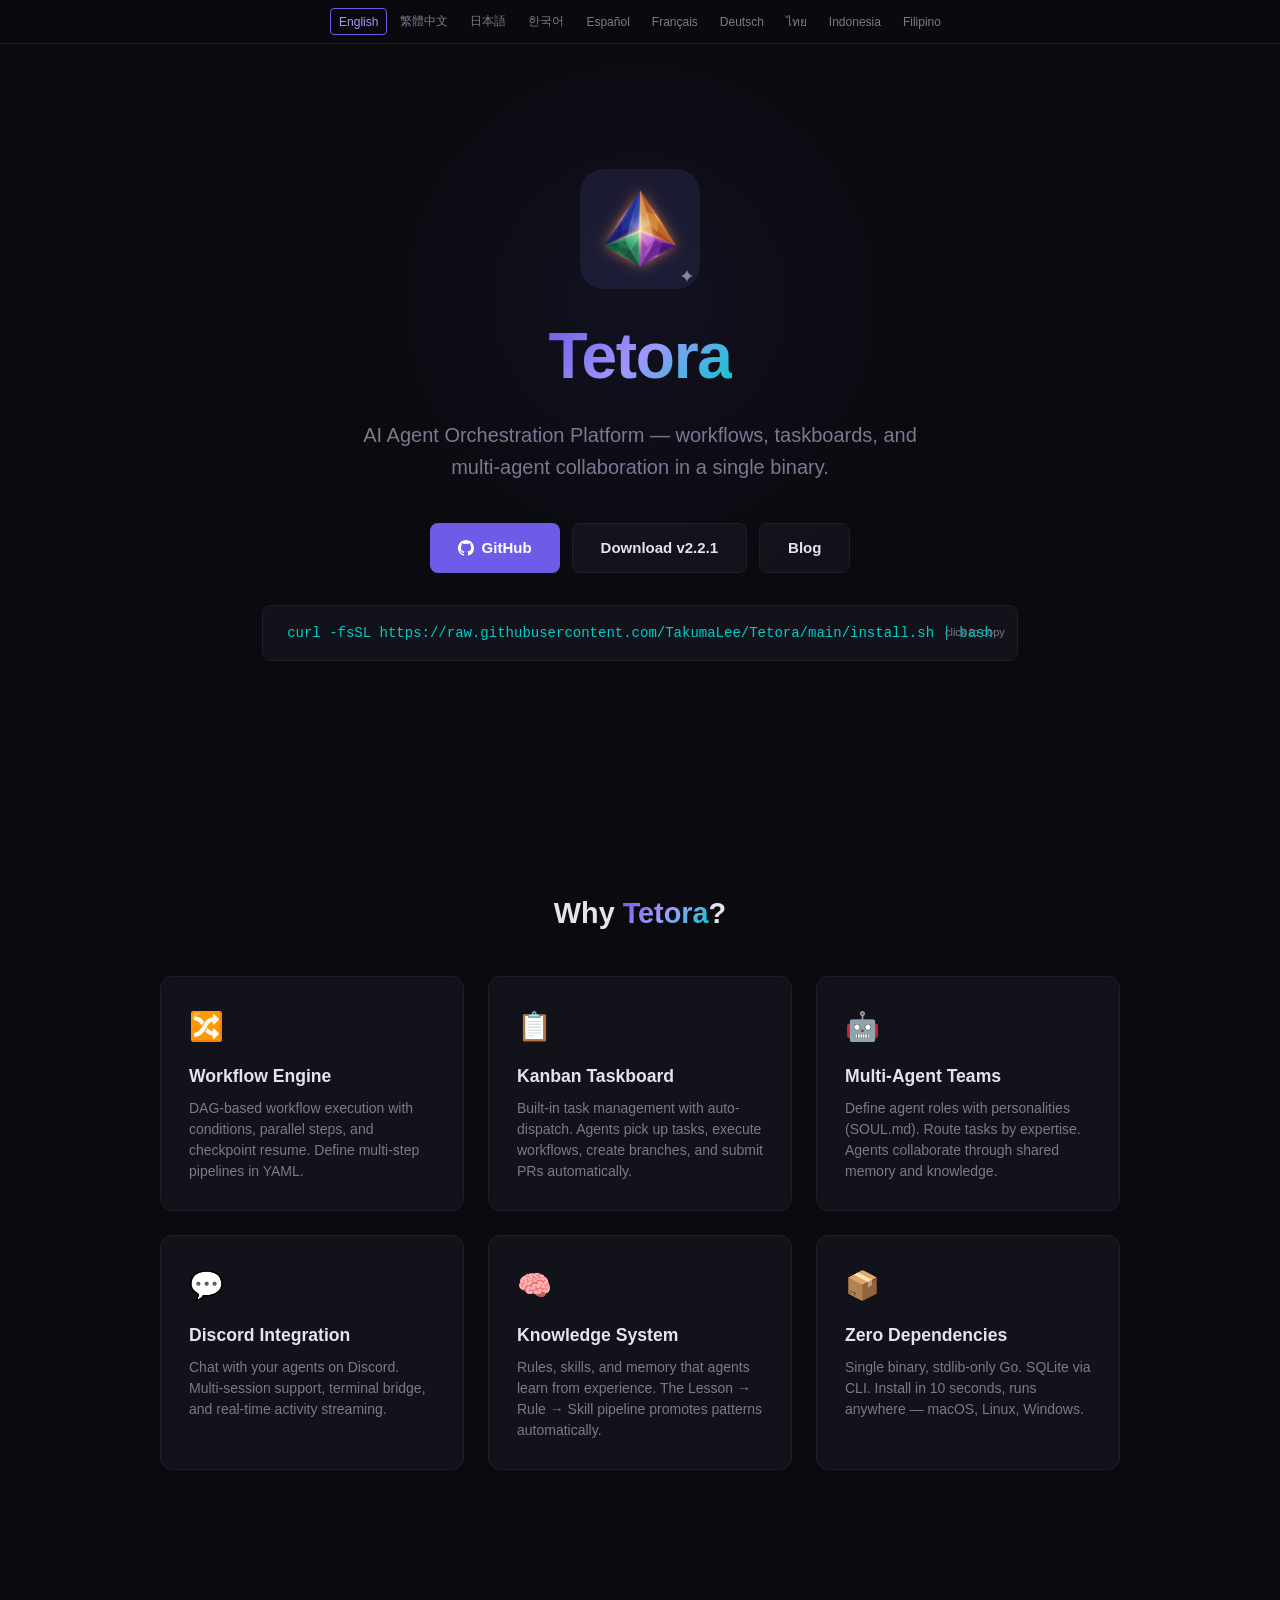
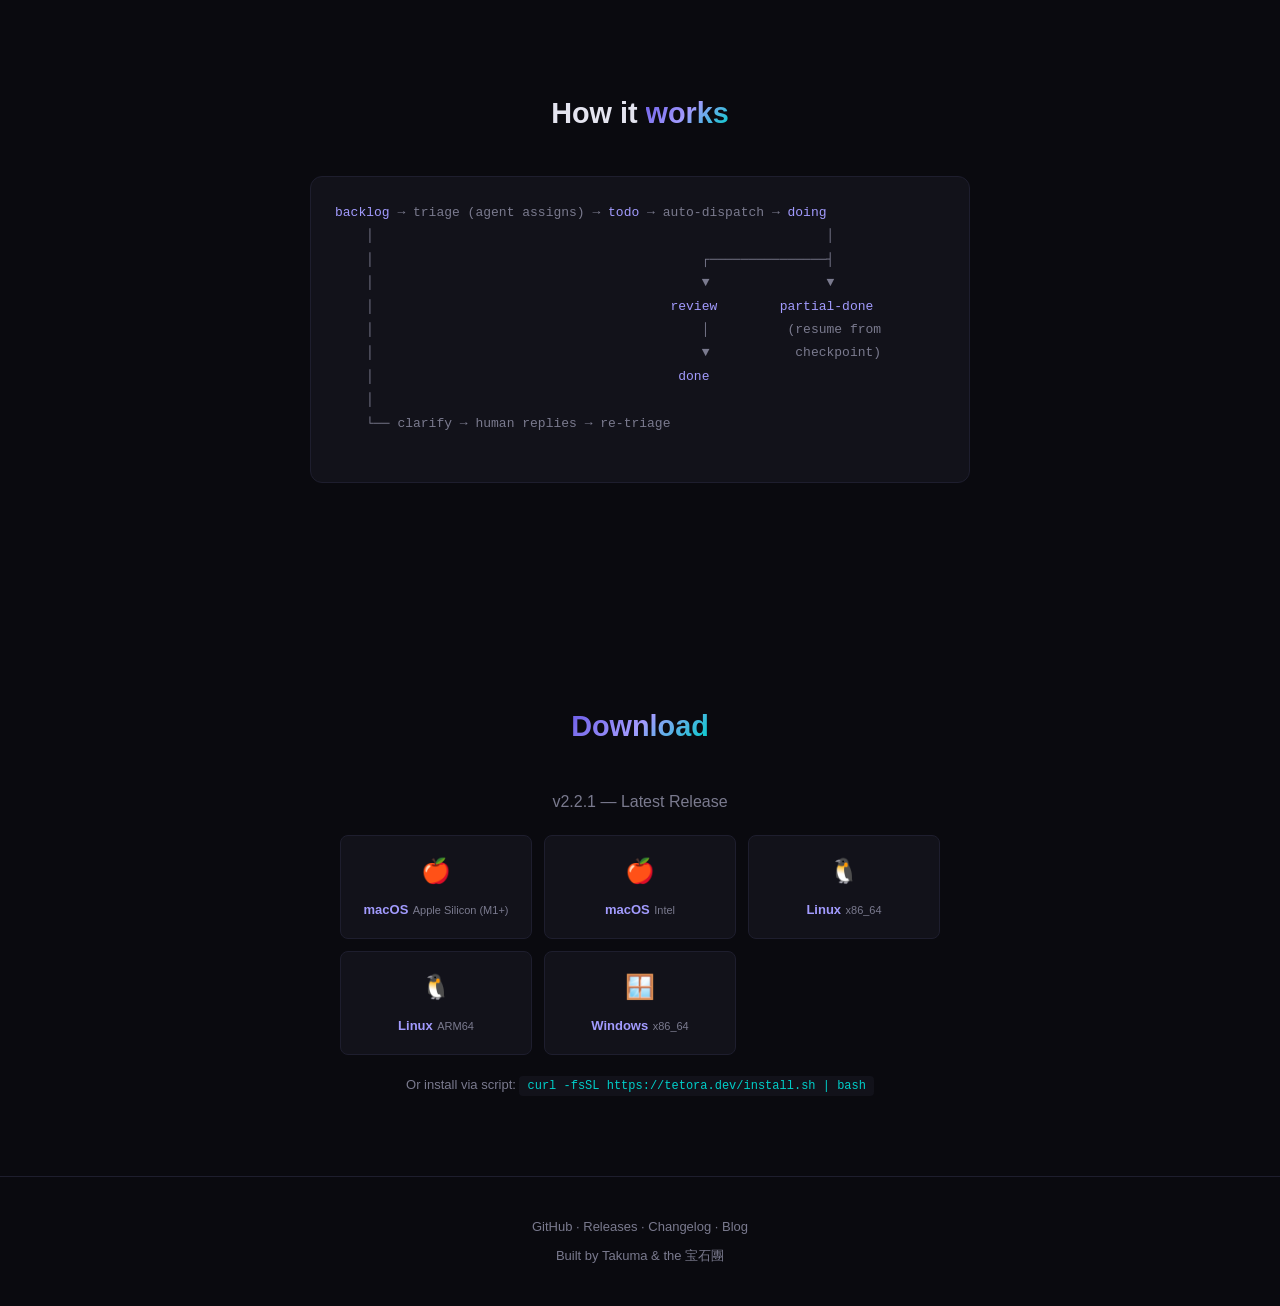
<file: site/index.html>
<!DOCTYPE html>
<html lang="en">
<head>
<meta charset="UTF-8">
<meta name="viewport" content="width=device-width, initial-scale=1.0">
<title>Tetora — AI Agent Orchestration Platform</title>
<meta name="description" content="Orchestrate AI agents with workflows, taskboards, and multi-agent collaboration. Open source, single binary, zero dependencies.">
<meta property="og:title" content="Tetora — AI Agent Orchestration Platform">
<meta property="og:description" content="Orchestrate AI agents with workflows, taskboards, and multi-agent collaboration.">
<meta property="og:type" content="website">
<meta property="og:url" content="https://tetora.dev">
<meta property="og:image" content="https://tetora.dev/banner.png">
<meta property="og:image:width" content="1200">
<meta property="og:image:height" content="630">
<meta name="twitter:card" content="summary_large_image">
<meta name="twitter:image" content="https://tetora.dev/banner.png">
<link rel="icon" href="logo-gem.png" type="image/png">
<!-- Google Analytics (replace G-X6YR7HG68N with your measurement ID) -->
<script async src="https://www.googletagmanager.com/gtag/js?id=G-X6YR7HG68N"></script>
<script>window.dataLayer=window.dataLayer||[];function gtag(){dataLayer.push(arguments);}gtag('js',new Date());gtag('config','G-X6YR7HG68N');</script>
<style>
*{margin:0;padding:0;box-sizing:border-box}
:root{
  --bg:#0a0a0f;--surface:#12121a;--border:#1e1e2e;
  --text:#e4e4ef;--muted:#7a7a8e;--accent:#6c5ce7;--accent2:#a29bfe;
  --green:#00cec9;--gradient:linear-gradient(135deg,#6c5ce7,#a29bfe,#00cec9);
}
body{font-family:-apple-system,BlinkMacSystemFont,'Segoe UI',Roboto,sans-serif;background:var(--bg);color:var(--text);line-height:1.6;overflow-x:hidden}
a{color:var(--accent2);text-decoration:none}
a:hover{text-decoration:underline}

.lang-bar{position:fixed;top:0;left:0;right:0;display:flex;justify-content:center;gap:4px;padding:8px 12px;background:rgba(10,10,15,0.9);backdrop-filter:blur(8px);border-bottom:1px solid var(--border);z-index:100;flex-wrap:wrap}
.lang-btn{background:none;border:1px solid transparent;color:var(--muted);font-size:12px;padding:3px 8px;border-radius:4px;cursor:pointer;transition:all 0.15s}
.lang-btn:hover{color:var(--text);border-color:var(--border)}
.lang-btn.active{color:var(--accent2);border-color:var(--accent)}

.hero{min-height:90vh;display:flex;flex-direction:column;align-items:center;justify-content:center;text-align:center;padding:60px 20px 40px;position:relative}
.hero::before{content:'';position:absolute;top:0;left:50%;transform:translateX(-50%);width:600px;height:600px;background:radial-gradient(circle,rgba(108,92,231,0.08) 0%,transparent 70%);pointer-events:none}
.logo-img{width:120px;height:120px;margin-bottom:16px;border-radius:24px;object-fit:contain}
h1{font-size:clamp(2.5rem,6vw,4rem);font-weight:700;letter-spacing:-0.02em;margin-bottom:12px}
h1 span{background:var(--gradient);-webkit-background-clip:text;-webkit-text-fill-color:transparent;background-clip:text}
.tagline{font-size:clamp(1rem,2.5vw,1.25rem);color:var(--muted);max-width:600px;margin-bottom:40px}
.cta-group{display:flex;gap:12px;flex-wrap:wrap;justify-content:center}
.btn{display:inline-flex;align-items:center;gap:8px;padding:12px 28px;border-radius:8px;font-size:15px;font-weight:600;transition:all 0.2s}
.btn-primary{background:var(--accent);color:#fff}
.btn-primary:hover{background:var(--accent2);text-decoration:none;transform:translateY(-1px)}
.btn-secondary{background:var(--surface);color:var(--text);border:1px solid var(--border)}
.btn-secondary:hover{border-color:var(--accent);text-decoration:none;transform:translateY(-1px)}

.install-box{margin-top:32px;background:var(--surface);border:1px solid var(--border);border-radius:8px;padding:16px 24px;font-family:'SF Mono',Monaco,Consolas,monospace;font-size:14px;color:var(--green);cursor:pointer;position:relative;transition:border-color 0.2s}
.install-box:hover{border-color:var(--accent)}
.install-box .copy-hint{position:absolute;right:12px;top:50%;transform:translateY(-50%);font-size:11px;color:var(--muted);font-family:-apple-system,sans-serif}
.install-box.copied .copy-hint{color:var(--green)}

section{padding:80px 20px;max-width:1000px;margin:0 auto}
h2{font-size:1.8rem;font-weight:700;margin-bottom:40px;text-align:center}
h2 span{background:var(--gradient);-webkit-background-clip:text;-webkit-text-fill-color:transparent;background-clip:text}

.features{display:grid;grid-template-columns:repeat(auto-fit,minmax(280px,1fr));gap:24px}
.feature{background:var(--surface);border:1px solid var(--border);border-radius:12px;padding:28px;transition:border-color 0.2s}
.feature:hover{border-color:var(--accent)}
.feature-icon{font-size:28px;margin-bottom:12px}
.feature h3{font-size:1.1rem;margin-bottom:8px}
.feature p{color:var(--muted);font-size:14px;line-height:1.5}

.flow{text-align:center;margin:60px auto;max-width:700px}
.flow pre{background:var(--surface);border:1px solid var(--border);border-radius:12px;padding:24px;font-size:13px;overflow-x:auto;text-align:left;color:var(--muted);line-height:1.8}
.flow pre span{color:var(--accent2)}

.download-grid{display:grid;grid-template-columns:repeat(auto-fit,minmax(160px,1fr));gap:12px;margin-top:20px;max-width:600px;margin-left:auto;margin-right:auto}
.dl-card{background:var(--surface);border:1px solid var(--border);border-radius:8px;padding:16px;text-align:center;transition:all 0.2s}
.dl-card:hover{border-color:var(--accent);transform:translateY(-2px);text-decoration:none}
.dl-card .os{font-size:24px;display:block;margin-bottom:6px}
.dl-card .label{font-size:13px;font-weight:600}
.dl-card .arch{font-size:11px;color:var(--muted)}

footer{text-align:center;padding:40px 20px;color:var(--muted);font-size:13px;border-top:1px solid var(--border)}
footer a{color:var(--muted)}
footer a:hover{color:var(--accent2)}

@media(max-width:600px){
  .cta-group{flex-direction:column;align-items:center}
  .btn{width:100%;max-width:280px;justify-content:center}
  .features{grid-template-columns:1fr}
  .lang-bar{gap:2px;padding:6px 8px}
  .lang-btn{font-size:11px;padding:2px 6px}
}
</style>
</head>
<body>

<div class="lang-bar" id="lang-bar"></div>

<div class="hero">
  <img src="logo-gem.png" alt="Tetora" class="logo-img">
  <h1><span>Tetora</span></h1>
  <p class="tagline" data-i18n="tagline"></p>
  <div class="cta-group">
    <a href="https://github.com/TakumaLee/Tetora" class="btn btn-primary">
      <svg width="16" height="16" viewBox="0 0 16 16" fill="currentColor"><path d="M8 0C3.58 0 0 3.58 0 8c0 3.54 2.29 6.53 5.47 7.59.4.07.55-.17.55-.38 0-.19-.01-.82-.01-1.49-2.01.37-2.53-.49-2.69-.94-.09-.23-.48-.94-.82-1.13-.28-.15-.68-.52-.01-.53.63-.01 1.08.58 1.23.82.72 1.21 1.87.87 2.33.66.07-.52.28-.87.51-1.07-1.78-.2-3.64-.89-3.64-3.95 0-.87.31-1.59.82-2.15-.08-.2-.36-1.02.08-2.12 0 0 .67-.21 2.2.82.64-.18 1.32-.27 2-.27.68 0 1.36.09 2 .27 1.53-1.04 2.2-.82 2.2-.82.44 1.1.16 1.92.08 2.12.51.56.82 1.27.82 2.15 0 3.07-1.87 3.75-3.65 3.95.29.25.54.73.54 1.48 0 1.07-.01 1.93-.01 2.2 0 .21.15.46.55.38A8.013 8.013 0 0016 8c0-4.42-3.58-8-8-8z"/></svg>
      GitHub
    </a>
    <a href="#download" class="btn btn-secondary" data-i18n="download_btn"></a>
    <a href="blog/" class="btn btn-secondary">Blog</a>
  </div>
  <div class="install-box" onclick="copyInstall(this)">
    curl -fsSL https://raw.githubusercontent.com/TakumaLee/Tetora/main/install.sh | bash
    <span class="copy-hint" data-i18n="copy"></span>
  </div>
</div>

<section>
  <h2 data-i18n-html="why_title"></h2>
  <div class="features">
    <div class="feature">
      <div class="feature-icon">🔀</div>
      <h3 data-i18n="f1_title"></h3>
      <p data-i18n="f1_desc"></p>
    </div>
    <div class="feature">
      <div class="feature-icon">📋</div>
      <h3 data-i18n="f2_title"></h3>
      <p data-i18n="f2_desc"></p>
    </div>
    <div class="feature">
      <div class="feature-icon">🤖</div>
      <h3 data-i18n="f3_title"></h3>
      <p data-i18n="f3_desc"></p>
    </div>
    <div class="feature">
      <div class="feature-icon">💬</div>
      <h3 data-i18n="f4_title"></h3>
      <p data-i18n="f4_desc"></p>
    </div>
    <div class="feature">
      <div class="feature-icon">🧠</div>
      <h3 data-i18n="f5_title"></h3>
      <p data-i18n="f5_desc"></p>
    </div>
    <div class="feature">
      <div class="feature-icon">📦</div>
      <h3 data-i18n="f6_title"></h3>
      <p data-i18n="f6_desc"></p>
    </div>
  </div>
</section>

<section class="flow">
  <h2 data-i18n-html="how_title"></h2>
  <pre>
<span>backlog</span> → triage (agent assigns) → <span>todo</span> → auto-dispatch → <span>doing</span>
    │                                                          │
    │                                          ┌───────────────┤
    │                                          ▼               ▼
    │                                      <span>review</span>        <span>partial-done</span>
    │                                          │          (resume from
    │                                          ▼           checkpoint)
    │                                       <span>done</span>
    │
    └── clarify → human replies → re-triage
  </pre>
</section>

<section id="download">
  <h2 data-i18n-html="dl_title"></h2>
  <p style="text-align:center;color:var(--muted);margin-bottom:8px">v2.2.1 — <span data-i18n="latest"></span></p>
  <div class="download-grid">
    <a href="https://github.com/TakumaLee/Tetora/releases/download/v2.2.1/tetora-darwin-arm64" class="dl-card">
      <span class="os">🍎</span>
      <span class="label">macOS</span>
      <span class="arch">Apple Silicon (M1+)</span>
    </a>
    <a href="https://github.com/TakumaLee/Tetora/releases/download/v2.2.1/tetora-darwin-amd64" class="dl-card">
      <span class="os">🍎</span>
      <span class="label">macOS</span>
      <span class="arch">Intel</span>
    </a>
    <a href="https://github.com/TakumaLee/Tetora/releases/download/v2.2.1/tetora-linux-amd64" class="dl-card">
      <span class="os">🐧</span>
      <span class="label">Linux</span>
      <span class="arch">x86_64</span>
    </a>
    <a href="https://github.com/TakumaLee/Tetora/releases/download/v2.2.1/tetora-linux-arm64" class="dl-card">
      <span class="os">🐧</span>
      <span class="label">Linux</span>
      <span class="arch">ARM64</span>
    </a>
    <a href="https://github.com/TakumaLee/Tetora/releases/download/v2.2.1/tetora-windows-amd64.exe" class="dl-card">
      <span class="os">🪟</span>
      <span class="label">Windows</span>
      <span class="arch">x86_64</span>
    </a>
  </div>
  <p style="text-align:center;margin-top:20px;font-size:13px;color:var(--muted)">
    <span data-i18n="or_script"></span>
    <code style="background:var(--surface);padding:3px 8px;border-radius:4px;font-size:12px;color:var(--green)">curl -fsSL https://tetora.dev/install.sh | bash</code>
  </p>
</section>

<footer>
  <p>
    <a href="https://github.com/TakumaLee/Tetora">GitHub</a> ·
    <a href="https://github.com/TakumaLee/Tetora/releases">Releases</a> ·
    <a href="https://github.com/TakumaLee/Tetora/blob/main/CHANGELOG.md">Changelog</a> ·
    <a href="blog/">Blog</a>
  </p>
  <p style="margin-top:8px">Built by <a href="https://github.com/TakumaLee">Takuma</a> & the 宝石團</p>
</footer>

<script>
var I18N = {
  en: {
    tagline: "AI Agent Orchestration Platform \u2014 workflows, taskboards, and multi-agent collaboration in a single binary.",
    download_btn: "Download v2.2.1",
    copy: "click to copy", copied: "copied!",
    why_title: "Why <span>Tetora</span>?",
    how_title: "How it <span>works</span>",
    dl_title: "<span>Download</span>",
    latest: "Latest Release", or_script: "Or install via script:",
    f1_title: "Workflow Engine",
    f1_desc: "DAG-based workflow execution with conditions, parallel steps, and checkpoint resume. Define multi-step pipelines in YAML.",
    f2_title: "Kanban Taskboard",
    f2_desc: "Built-in task management with auto-dispatch. Agents pick up tasks, execute workflows, create branches, and submit PRs automatically.",
    f3_title: "Multi-Agent Teams",
    f3_desc: "Define agent roles with personalities (SOUL.md). Route tasks by expertise. Agents collaborate through shared memory and knowledge.",
    f4_title: "Discord Integration",
    f4_desc: "Chat with your agents on Discord. Multi-session support, terminal bridge, and real-time activity streaming.",
    f5_title: "Knowledge System",
    f5_desc: "Rules, skills, and memory that agents learn from experience. The Lesson \u2192 Rule \u2192 Skill pipeline promotes patterns automatically.",
    f6_title: "Zero Dependencies",
    f6_desc: "Single binary, stdlib-only Go. SQLite via CLI. Install in 10 seconds, runs anywhere \u2014 macOS, Linux, Windows."
  },
  "zh-TW": {
    tagline: "AI Agent \u7de8\u6392\u5e73\u53f0 \u2014 \u5de5\u4f5c\u6d41\u3001\u4efb\u52d9\u770b\u677f\u3001\u591a Agent \u5354\u4f5c\uff0c\u55ae\u4e00\u57f7\u884c\u6a94\u5373\u53ef\u904b\u884c\u3002",
    download_btn: "\u4e0b\u8f09 v2.2.1",
    copy: "\u9ede\u64ca\u8907\u88fd", copied: "\u5df2\u8907\u88fd!",
    why_title: "\u70ba\u4ec0\u9ebc\u9078 <span>Tetora</span>\uff1f",
    how_title: "\u904b\u4f5c<span>\u6d41\u7a0b</span>",
    dl_title: "<span>\u4e0b\u8f09</span>",
    latest: "\u6700\u65b0\u7248\u672c", or_script: "\u6216\u900f\u904e\u8173\u672c\u5b89\u88dd\uff1a",
    f1_title: "\u5de5\u4f5c\u6d41\u5f15\u64ce",
    f1_desc: "\u57fa\u65bc DAG \u7684\u5de5\u4f5c\u6d41\u57f7\u884c\uff0c\u652f\u63f4\u689d\u4ef6\u5206\u652f\u3001\u5e73\u884c\u6b65\u9a5f\u3001\u65b7\u9ede\u7e8c\u50b3\u3002\u7528 YAML \u5b9a\u7fa9\u591a\u6b65\u9a5f\u6d41\u7a0b\u3002",
    f2_title: "\u770b\u677f\u4efb\u52d9\u7ba1\u7406",
    f2_desc: "\u5167\u5efa\u4efb\u52d9\u7ba1\u7406\u8207\u81ea\u52d5\u6d3e\u767c\u3002Agent \u81ea\u52d5\u63a5\u53d6\u4efb\u52d9\u3001\u57f7\u884c\u5de5\u4f5c\u6d41\u3001\u5efa\u7acb\u5206\u652f\u3001\u63d0\u4ea4 PR\u3002",
    f3_title: "\u591a Agent \u5718\u968a",
    f3_desc: "\u900f\u904e SOUL.md \u5b9a\u7fa9 Agent \u89d2\u8272\u8207\u500b\u6027\u3002\u4f9d\u5c08\u9577\u5206\u914d\u4efb\u52d9\uff0cAgent \u900f\u904e\u5171\u4eab\u8a18\u61b6\u8207\u77e5\u8b58\u5354\u4f5c\u3002",
    f4_title: "Discord \u6574\u5408",
    f4_desc: "\u5728 Discord \u4e0a\u8207 Agent \u5c0d\u8a71\u3002\u652f\u63f4\u591a\u5de5\u4f5c\u968e\u6bb5\u3001\u7d42\u7aef\u6a4b\u63a5\u3001\u5373\u6642\u6d3b\u52d5\u4e32\u6d41\u3002",
    f5_title: "\u77e5\u8b58\u7cfb\u7d71",
    f5_desc: "Agent \u5f9e\u7d93\u9a57\u4e2d\u5b78\u7fd2\u898f\u5247\u3001\u6280\u80fd\u8207\u8a18\u61b6\u3002Lesson \u2192 Rule \u2192 Skill \u81ea\u52d5\u6607\u7d1a\u6a5f\u5236\u3002",
    f6_title: "\u96f6\u4f9d\u8cf4",
    f6_desc: "\u55ae\u4e00\u57f7\u884c\u6a94\uff0c\u7d14 Go \u6a19\u6e96\u5eab\u3002SQLite CLI \u6578\u64da\u5eab\u300210 \u79d2\u5b89\u88dd\uff0c\u652f\u63f4 macOS\u3001Linux\u3001Windows\u3002"
  },
  ja: {
    tagline: "AI\u30a8\u30fc\u30b8\u30a7\u30f3\u30c8\u30aa\u30fc\u30b1\u30b9\u30c8\u30ec\u30fc\u30b7\u30e7\u30f3\u30d7\u30e9\u30c3\u30c8\u30d5\u30a9\u30fc\u30e0 \u2014 \u30ef\u30fc\u30af\u30d5\u30ed\u30fc\u3001\u30bf\u30b9\u30af\u30dc\u30fc\u30c9\u3001\u30de\u30eb\u30c1\u30a8\u30fc\u30b8\u30a7\u30f3\u30c8\u5354\u8abf\u3092\u5358\u4e00\u30d0\u30a4\u30ca\u30ea\u3067\u3002",
    download_btn: "\u30c0\u30a6\u30f3\u30ed\u30fc\u30c9 v2.2.1",
    copy: "\u30af\u30ea\u30c3\u30af\u3067\u30b3\u30d4\u30fc", copied: "\u30b3\u30d4\u30fc\u3057\u307e\u3057\u305f!",
    why_title: "\u306a\u305c <span>Tetora</span>\uff1f",
    how_title: "\u52d5\u4f5c\u306e<span>\u4ed5\u7d44\u307f</span>",
    dl_title: "<span>\u30c0\u30a6\u30f3\u30ed\u30fc\u30c9</span>",
    latest: "\u6700\u65b0\u30ea\u30ea\u30fc\u30b9", or_script: "\u30b9\u30af\u30ea\u30d7\u30c8\u3067\u30a4\u30f3\u30b9\u30c8\u30fc\u30eb\uff1a",
    f1_title: "\u30ef\u30fc\u30af\u30d5\u30ed\u30fc\u30a8\u30f3\u30b8\u30f3",
    f1_desc: "DAG\u30d9\u30fc\u30b9\u306e\u30ef\u30fc\u30af\u30d5\u30ed\u30fc\u5b9f\u884c\u3002\u6761\u4ef6\u5206\u5c90\u3001\u4e26\u5217\u30b9\u30c6\u30c3\u30d7\u3001\u30c1\u30a7\u30c3\u30af\u30dd\u30a4\u30f3\u30c8\u30ea\u30b8\u30e5\u30fc\u30e0\u5bfe\u5fdc\u3002YAML\u3067\u30d1\u30a4\u30d7\u30e9\u30a4\u30f3\u3092\u5b9a\u7fa9\u3002",
    f2_title: "\u30ab\u30f3\u30d0\u30f3\u30bf\u30b9\u30af\u30dc\u30fc\u30c9",
    f2_desc: "\u30bf\u30b9\u30af\u7ba1\u7406\u3068\u81ea\u52d5\u30c7\u30a3\u30b9\u30d1\u30c3\u30c1\u5185\u8535\u3002\u30a8\u30fc\u30b8\u30a7\u30f3\u30c8\u304c\u30bf\u30b9\u30af\u3092\u53d6\u5f97\u3001\u30d6\u30e9\u30f3\u30c1\u4f5c\u6210\u3001PR\u63d0\u51fa\u307e\u3067\u81ea\u52d5\u5316\u3002",
    f3_title: "\u30de\u30eb\u30c1\u30a8\u30fc\u30b8\u30a7\u30f3\u30c8\u30c1\u30fc\u30e0",
    f3_desc: "SOUL.md\u3067\u30a8\u30fc\u30b8\u30a7\u30f3\u30c8\u306e\u5f79\u5272\u3068\u500b\u6027\u3092\u5b9a\u7fa9\u3002\u5c02\u9580\u5206\u91ce\u3054\u3068\u306b\u30bf\u30b9\u30af\u3092\u632f\u308a\u5206\u3051\u3001\u5171\u6709\u30e1\u30e2\u30ea\u3068\u30ca\u30ec\u30c3\u30b8\u3067\u5354\u8abf\u3002",
    f4_title: "Discord\u9023\u643a",
    f4_desc: "Discord\u3067\u30a8\u30fc\u30b8\u30a7\u30f3\u30c8\u3068\u4f1a\u8a71\u3002\u30de\u30eb\u30c1\u30bb\u30c3\u30b7\u30e7\u30f3\u3001\u30bf\u30fc\u30df\u30ca\u30eb\u30d6\u30ea\u30c3\u30b8\u3001\u30ea\u30a2\u30eb\u30bf\u30a4\u30e0\u30a2\u30af\u30c6\u30a3\u30d3\u30c6\u30a3\u30b9\u30c8\u30ea\u30fc\u30df\u30f3\u30b0\u3002",
    f5_title: "\u30ca\u30ec\u30c3\u30b8\u30b7\u30b9\u30c6\u30e0",
    f5_desc: "\u30a8\u30fc\u30b8\u30a7\u30f3\u30c8\u304c\u7d4c\u9a13\u304b\u3089\u30eb\u30fc\u30eb\u30fb\u30b9\u30ad\u30eb\u30fb\u8a18\u61b6\u3092\u5b66\u7fd2\u3002Lesson \u2192 Rule \u2192 Skill \u306e\u81ea\u52d5\u6607\u683c\u30d1\u30a4\u30d7\u30e9\u30a4\u30f3\u3002",
    f6_title: "\u30bc\u30ed\u4f9d\u5b58",
    f6_desc: "\u5358\u4e00\u30d0\u30a4\u30ca\u30ea\u3001Go\u6a19\u6e96\u30e9\u30a4\u30d6\u30e9\u30ea\u306e\u307f\u3002SQLite CLI\u300210\u79d2\u3067\u30a4\u30f3\u30b9\u30c8\u30fc\u30eb\u3001macOS\u30fbLinux\u30fbWindows\u5bfe\u5fdc\u3002"
  },
  ko: {
    tagline: "AI \uc5d0\uc774\uc804\ud2b8 \uc624\ucf00\uc2a4\ud2b8\ub808\uc774\uc158 \ud50c\ub7ab\ud3fc \u2014 \uc6cc\ud06c\ud50c\ub85c\uc6b0, \ud0dc\uc2a4\ud06c\ubcf4\ub4dc, \uba40\ud2f0 \uc5d0\uc774\uc804\ud2b8 \ud611\uc5c5\uc744 \ub2e8\uc77c \ubc14\uc774\ub108\ub9ac\ub85c.",
    download_btn: "\ub2e4\uc6b4\ub85c\ub4dc v2.2.1",
    copy: "\ud074\ub9ad\ud558\uc5ec \ubcf5\uc0ac", copied: "\ubcf5\uc0ac\ub428!",
    why_title: "\uc65c <span>Tetora</span>?",
    how_title: "\uc791\ub3d9 <span>\ubc29\uc2dd</span>",
    dl_title: "<span>\ub2e4\uc6b4\ub85c\ub4dc</span>",
    latest: "\ucd5c\uc2e0 \ub9b4\ub9ac\uc2a4", or_script: "\uc2a4\ud06c\ub9bd\ud2b8\ub85c \uc124\uce58:",
    f1_title: "\uc6cc\ud06c\ud50c\ub85c\uc6b0 \uc5d4\uc9c4",
    f1_desc: "DAG \uae30\ubc18 \uc6cc\ud06c\ud50c\ub85c\uc6b0 \uc2e4\ud589. \uc870\uac74 \ubd84\uae30, \ubcd1\ub82c \uc2a4\ud15d, \uccb4\ud06c\ud3ec\uc778\ud2b8 \uc7ac\uac1c \uc9c0\uc6d0. YAML\ub85c \ud30c\uc774\ud504\ub77c\uc778 \uc815\uc758.",
    f2_title: "\uce78\ubc18 \ud0dc\uc2a4\ud06c\ubcf4\ub4dc",
    f2_desc: "\ub0b4\uc7a5 \ud0dc\uc2a4\ud06c \uad00\ub9ac\uc640 \uc790\ub3d9 \ub514\uc2a4\ud328\uce58. \uc5d0\uc774\uc804\ud2b8\uac00 \ud0dc\uc2a4\ud06c\ub97c \uac00\uc838\uac00\uace0 \ube0c\ub79c\uce58 \uc0dd\uc131, PR \uc81c\ucd9c\uae4c\uc9c0 \uc790\ub3d9\ud654.",
    f3_title: "\uba40\ud2f0 \uc5d0\uc774\uc804\ud2b8 \ud300",
    f3_desc: "SOUL.md\ub85c \uc5d0\uc774\uc804\ud2b8 \uc5ed\ud560\uacfc \uc131\uaca9\uc744 \uc815\uc758. \uc804\ubb38 \ubd84\uc57c\ubcc4 \ud0dc\uc2a4\ud06c \ub77c\uc6b0\ud305, \uacf5\uc720 \uba54\ubaa8\ub9ac\uc640 \uc9c0\uc2dd\uc73c\ub85c \ud611\uc5c5.",
    f4_title: "Discord \ud1b5\ud569",
    f4_desc: "Discord\uc5d0\uc11c \uc5d0\uc774\uc804\ud2b8\uc640 \ub300\ud654. \uba40\ud2f0 \uc138\uc158, \ud130\ubbf8\ub110 \ube0c\ub9bf\uc9c0, \uc2e4\uc2dc\uac04 \ud65c\ub3d9 \uc2a4\ud2b8\ub9ac\ubc0d \uc9c0\uc6d0.",
    f5_title: "\uc9c0\uc2dd \uc2dc\uc2a4\ud15c",
    f5_desc: "\uc5d0\uc774\uc804\ud2b8\uac00 \uacbd\ud5d8\uc5d0\uc11c \uaddc\uce59, \uc2a4\ud0ac, \uae30\uc5b5\uc744 \ud559\uc2b5. Lesson \u2192 Rule \u2192 Skill \uc790\ub3d9 \uc2b9\uaca9 \ud30c\uc774\ud504\ub77c\uc778.",
    f6_title: "\uc81c\ub85c \uc758\uc874\uc131",
    f6_desc: "\ub2e8\uc77c \ubc14\uc774\ub108\ub9ac, Go \ud45c\uc900 \ub77c\uc774\ube0c\ub7ec\ub9ac\ub9cc \uc0ac\uc6a9. SQLite CLI. 10\ucd08 \uc124\uce58, macOS\u00b7Linux\u00b7Windows \uc9c0\uc6d0."
  },
  es: {
    tagline: "Plataforma de orquestaci\u00f3n de agentes IA \u2014 flujos de trabajo, tableros de tareas y colaboraci\u00f3n multi-agente en un solo binario.",
    download_btn: "Descargar v2.2.1",
    copy: "clic para copiar", copied: "\u00a1copiado!",
    why_title: "\u00bfPor qu\u00e9 <span>Tetora</span>?",
    how_title: "C\u00f3mo <span>funciona</span>",
    dl_title: "<span>Descargar</span>",
    latest: "\u00daltima versi\u00f3n", or_script: "O instalar con script:",
    f1_title: "Motor de flujos de trabajo",
    f1_desc: "Ejecuci\u00f3n de flujos basada en DAG con condiciones, pasos paralelos y reanudaci\u00f3n desde checkpoint. Define pipelines en YAML.",
    f2_title: "Tablero Kanban",
    f2_desc: "Gesti\u00f3n de tareas con auto-dispatch integrado. Los agentes recogen tareas, crean ramas y env\u00edan PRs autom\u00e1ticamente.",
    f3_title: "Equipos multi-agente",
    f3_desc: "Define roles con personalidades (SOUL.md). Asigna tareas por especialidad. Colaboraci\u00f3n mediante memoria y conocimiento compartido.",
    f4_title: "Integraci\u00f3n Discord",
    f4_desc: "Chatea con tus agentes en Discord. Soporte multi-sesi\u00f3n, puente de terminal y streaming de actividad en tiempo real.",
    f5_title: "Sistema de conocimiento",
    f5_desc: "Los agentes aprenden reglas, habilidades y memorias de la experiencia. Pipeline autom\u00e1tico Lesson \u2192 Rule \u2192 Skill.",
    f6_title: "Cero dependencias",
    f6_desc: "Un solo binario, Go puro. SQLite v\u00eda CLI. Instalaci\u00f3n en 10 segundos, compatible con macOS, Linux y Windows."
  },
  fr: {
    tagline: "Plateforme d'orchestration d'agents IA \u2014 workflows, tableaux de t\u00e2ches et collaboration multi-agents dans un seul binaire.",
    download_btn: "T\u00e9l\u00e9charger v2.2.1",
    copy: "cliquer pour copier", copied: "copi\u00e9 !",
    why_title: "Pourquoi <span>Tetora</span> ?",
    how_title: "Comment \u00e7a <span>fonctionne</span>",
    dl_title: "<span>T\u00e9l\u00e9chargement</span>",
    latest: "Derni\u00e8re version", or_script: "Ou installer via script :",
    f1_title: "Moteur de workflows",
    f1_desc: "Ex\u00e9cution de workflows bas\u00e9e sur DAG avec conditions, \u00e9tapes parall\u00e8les et reprise depuis checkpoint. D\u00e9finissez vos pipelines en YAML.",
    f2_title: "Tableau Kanban",
    f2_desc: "Gestion de t\u00e2ches avec dispatch automatique. Les agents r\u00e9cup\u00e8rent les t\u00e2ches, cr\u00e9ent des branches et soumettent des PRs automatiquement.",
    f3_title: "\u00c9quipes multi-agents",
    f3_desc: "D\u00e9finissez les r\u00f4les avec des personnalit\u00e9s (SOUL.md). Routez les t\u00e2ches par expertise. Collaboration via m\u00e9moire et connaissances partag\u00e9es.",
    f4_title: "Int\u00e9gration Discord",
    f4_desc: "Discutez avec vos agents sur Discord. Multi-sessions, pont terminal et streaming d'activit\u00e9 en temps r\u00e9el.",
    f5_title: "Syst\u00e8me de connaissances",
    f5_desc: "Les agents apprennent des r\u00e8gles, comp\u00e9tences et souvenirs. Pipeline automatique Lesson \u2192 Rule \u2192 Skill.",
    f6_title: "Z\u00e9ro d\u00e9pendance",
    f6_desc: "Binaire unique, Go stdlib uniquement. SQLite CLI. Installation en 10 secondes, macOS, Linux, Windows."
  },
  de: {
    tagline: "KI-Agenten-Orchestrierungsplattform \u2014 Workflows, Taskboards und Multi-Agenten-Kollaboration in einer einzigen Bin\u00e4rdatei.",
    download_btn: "Download v2.2.1",
    copy: "Klicken zum Kopieren", copied: "Kopiert!",
    why_title: "Warum <span>Tetora</span>?",
    how_title: "So <span>funktioniert's</span>",
    dl_title: "<span>Download</span>",
    latest: "Neueste Version", or_script: "Oder per Skript installieren:",
    f1_title: "Workflow-Engine",
    f1_desc: "DAG-basierte Workflow-Ausf\u00fchrung mit Bedingungen, parallelen Schritten und Checkpoint-Resume. Pipelines in YAML definieren.",
    f2_title: "Kanban-Taskboard",
    f2_desc: "Integriertes Aufgabenmanagement mit Auto-Dispatch. Agenten \u00fcbernehmen Aufgaben, erstellen Branches und reichen PRs automatisch ein.",
    f3_title: "Multi-Agenten-Teams",
    f3_desc: "Agentenrollen mit Pers\u00f6nlichkeiten (SOUL.md) definieren. Aufgaben nach Expertise zuweisen. Zusammenarbeit \u00fcber gemeinsamen Speicher.",
    f4_title: "Discord-Integration",
    f4_desc: "Mit Agenten auf Discord chatten. Multi-Session-Support, Terminal-Bridge und Echtzeit-Aktivit\u00e4ts-Streaming.",
    f5_title: "Wissenssystem",
    f5_desc: "Agenten lernen Regeln, F\u00e4higkeiten und Erinnerungen aus Erfahrung. Automatische Lesson \u2192 Rule \u2192 Skill Pipeline.",
    f6_title: "Keine Abh\u00e4ngigkeiten",
    f6_desc: "Einzelne Bin\u00e4rdatei, nur Go-Stdlib. SQLite CLI. Installation in 10 Sekunden, macOS, Linux, Windows."
  },
  th: {
    tagline: "\u0e41\u0e1e\u0e25\u0e15\u0e1f\u0e2d\u0e23\u0e4c\u0e21\u0e08\u0e31\u0e14\u0e01\u0e32\u0e23 AI Agent \u2014 \u0e40\u0e27\u0e34\u0e23\u0e4c\u0e01\u0e42\u0e1f\u0e25\u0e27\u0e4c, \u0e17\u0e32\u0e2a\u0e01\u0e4c\u0e1a\u0e2d\u0e23\u0e4c\u0e14 \u0e41\u0e25\u0e30\u0e01\u0e32\u0e23\u0e17\u0e33\u0e07\u0e32\u0e19\u0e23\u0e48\u0e27\u0e21\u0e01\u0e31\u0e19\u0e02\u0e2d\u0e07\u0e2b\u0e25\u0e32\u0e22 Agent \u0e43\u0e19\u0e44\u0e1f\u0e25\u0e4c\u0e40\u0e14\u0e35\u0e22\u0e27",
    download_btn: "\u0e14\u0e32\u0e27\u0e19\u0e4c\u0e42\u0e2b\u0e25\u0e14 v2.2.1",
    copy: "\u0e04\u0e25\u0e34\u0e01\u0e40\u0e1e\u0e37\u0e48\u0e2d\u0e04\u0e31\u0e14\u0e25\u0e2d\u0e01", copied: "\u0e04\u0e31\u0e14\u0e25\u0e2d\u0e01\u0e41\u0e25\u0e49\u0e27!",
    why_title: "\u0e17\u0e33\u0e44\u0e21\u0e15\u0e49\u0e2d\u0e07 <span>Tetora</span>?",
    how_title: "\u0e27\u0e34\u0e18\u0e35\u0e01\u0e32\u0e23<span>\u0e17\u0e33\u0e07\u0e32\u0e19</span>",
    dl_title: "<span>\u0e14\u0e32\u0e27\u0e19\u0e4c\u0e42\u0e2b\u0e25\u0e14</span>",
    latest: "\u0e40\u0e27\u0e2d\u0e23\u0e4c\u0e0a\u0e31\u0e19\u0e25\u0e48\u0e32\u0e2a\u0e38\u0e14", or_script: "\u0e2b\u0e23\u0e37\u0e2d\u0e15\u0e34\u0e14\u0e15\u0e31\u0e49\u0e07\u0e1c\u0e48\u0e32\u0e19\u0e2a\u0e04\u0e23\u0e34\u0e1b\u0e15\u0e4c:",
    f1_title: "\u0e40\u0e27\u0e34\u0e23\u0e4c\u0e01\u0e42\u0e1f\u0e25\u0e27\u0e4c\u0e40\u0e2d\u0e19\u0e08\u0e34\u0e19",
    f1_desc: "\u0e23\u0e31\u0e19\u0e40\u0e27\u0e34\u0e23\u0e4c\u0e01\u0e42\u0e1f\u0e25\u0e27\u0e4c\u0e41\u0e1a\u0e1a DAG \u0e23\u0e2d\u0e07\u0e23\u0e31\u0e1a\u0e40\u0e07\u0e37\u0e48\u0e2d\u0e19\u0e44\u0e02 \u0e02\u0e31\u0e49\u0e19\u0e15\u0e2d\u0e19\u0e02\u0e19\u0e32\u0e19 \u0e41\u0e25\u0e30\u0e01\u0e32\u0e23\u0e17\u0e33\u0e07\u0e32\u0e19\u0e15\u0e48\u0e2d\u0e08\u0e32\u0e01 checkpoint",
    f2_title: "\u0e17\u0e32\u0e2a\u0e01\u0e4c\u0e1a\u0e2d\u0e23\u0e4c\u0e14\u0e04\u0e31\u0e19\u0e1a\u0e31\u0e19",
    f2_desc: "\u0e23\u0e30\u0e1a\u0e1a\u0e08\u0e31\u0e14\u0e01\u0e32\u0e23\u0e07\u0e32\u0e19\u0e1e\u0e23\u0e49\u0e2d\u0e21\u0e01\u0e32\u0e23\u0e2a\u0e48\u0e07\u0e07\u0e32\u0e19\u0e2d\u0e31\u0e15\u0e42\u0e19\u0e21\u0e31\u0e15\u0e34 Agent \u0e23\u0e31\u0e1a\u0e07\u0e32\u0e19 \u0e2a\u0e23\u0e49\u0e32\u0e07 branch \u0e41\u0e25\u0e30\u0e2a\u0e48\u0e07 PR \u0e2d\u0e31\u0e15\u0e42\u0e19\u0e21\u0e31\u0e15\u0e34",
    f3_title: "\u0e17\u0e35\u0e21\u0e2b\u0e25\u0e32\u0e22 Agent",
    f3_desc: "\u0e01\u0e33\u0e2b\u0e19\u0e14\u0e1a\u0e17\u0e1a\u0e32\u0e17 Agent \u0e14\u0e49\u0e27\u0e22 SOUL.md \u0e21\u0e2d\u0e1a\u0e2b\u0e21\u0e32\u0e22\u0e07\u0e32\u0e19\u0e15\u0e32\u0e21\u0e04\u0e27\u0e32\u0e21\u0e40\u0e0a\u0e35\u0e48\u0e22\u0e27\u0e0a\u0e32\u0e0d \u0e17\u0e33\u0e07\u0e32\u0e19\u0e23\u0e48\u0e27\u0e21\u0e01\u0e31\u0e19\u0e1c\u0e48\u0e32\u0e19\u0e2b\u0e19\u0e48\u0e27\u0e22\u0e04\u0e27\u0e32\u0e21\u0e08\u0e33\u0e41\u0e25\u0e30\u0e04\u0e27\u0e32\u0e21\u0e23\u0e39\u0e49\u0e23\u0e48\u0e27\u0e21",
    f4_title: "\u0e40\u0e0a\u0e37\u0e48\u0e2d\u0e21\u0e15\u0e48\u0e2d Discord",
    f4_desc: "\u0e2a\u0e19\u0e17\u0e19\u0e32\u0e01\u0e31\u0e1a Agent \u0e1a\u0e19 Discord \u0e23\u0e2d\u0e07\u0e23\u0e31\u0e1a\u0e2b\u0e25\u0e32\u0e22\u0e40\u0e0b\u0e2a\u0e0a\u0e31\u0e19 \u0e40\u0e17\u0e2d\u0e23\u0e4c\u0e21\u0e34\u0e19\u0e31\u0e25\u0e1a\u0e23\u0e34\u0e14\u0e08\u0e4c \u0e41\u0e25\u0e30\u0e2a\u0e15\u0e23\u0e35\u0e21\u0e21\u0e34\u0e48\u0e07\u0e01\u0e34\u0e08\u0e01\u0e23\u0e23\u0e21\u0e41\u0e1a\u0e1a\u0e40\u0e23\u0e35\u0e22\u0e25\u0e44\u0e17\u0e21\u0e4c",
    f5_title: "\u0e23\u0e30\u0e1a\u0e1a\u0e04\u0e27\u0e32\u0e21\u0e23\u0e39\u0e49",
    f5_desc: "Agent \u0e40\u0e23\u0e35\u0e22\u0e19\u0e23\u0e39\u0e49\u0e01\u0e0e \u0e17\u0e31\u0e01\u0e29\u0e30 \u0e41\u0e25\u0e30\u0e04\u0e27\u0e32\u0e21\u0e17\u0e23\u0e07\u0e08\u0e33\u0e08\u0e32\u0e01\u0e1b\u0e23\u0e30\u0e2a\u0e1a\u0e01\u0e32\u0e23\u0e13\u0e4c \u0e44\u0e1b\u0e1b\u0e4c\u0e44\u0e25\u0e19\u0e4c\u0e2d\u0e31\u0e15\u0e42\u0e19\u0e21\u0e31\u0e15\u0e34 Lesson \u2192 Rule \u2192 Skill",
    f6_title: "\u0e44\u0e21\u0e48\u0e21\u0e35 dependency",
    f6_desc: "\u0e44\u0e1f\u0e25\u0e4c\u0e40\u0e14\u0e35\u0e22\u0e27 Go stdlib \u0e40\u0e17\u0e48\u0e32\u0e19\u0e31\u0e49\u0e19 SQLite CLI \u0e15\u0e34\u0e14\u0e15\u0e31\u0e49\u0e07 10 \u0e27\u0e34\u0e19\u0e32\u0e17\u0e35 \u0e23\u0e2d\u0e07\u0e23\u0e31\u0e1a macOS, Linux, Windows"
  },
  id: {
    tagline: "Platform orkestrasi AI Agent \u2014 workflow, taskboard, dan kolaborasi multi-agen dalam satu binary.",
    download_btn: "Unduh v2.2.1",
    copy: "klik untuk salin", copied: "tersalin!",
    why_title: "Mengapa <span>Tetora</span>?",
    how_title: "Cara <span>kerja</span>",
    dl_title: "<span>Unduh</span>",
    latest: "Rilis terbaru", or_script: "Atau instal via skrip:",
    f1_title: "Workflow Engine",
    f1_desc: "Eksekusi workflow berbasis DAG dengan kondisi, langkah paralel, dan resume dari checkpoint. Definisikan pipeline dalam YAML.",
    f2_title: "Kanban Taskboard",
    f2_desc: "Manajemen tugas dengan auto-dispatch bawaan. Agen mengambil tugas, membuat branch, dan mengirim PR secara otomatis.",
    f3_title: "Tim Multi-Agen",
    f3_desc: "Definisikan peran agen dengan kepribadian (SOUL.md). Distribusi tugas berdasarkan keahlian. Kolaborasi melalui memori dan pengetahuan bersama.",
    f4_title: "Integrasi Discord",
    f4_desc: "Ngobrol dengan agen di Discord. Dukungan multi-sesi, terminal bridge, dan streaming aktivitas real-time.",
    f5_title: "Sistem Pengetahuan",
    f5_desc: "Agen belajar aturan, keterampilan, dan memori dari pengalaman. Pipeline otomatis Lesson \u2192 Rule \u2192 Skill.",
    f6_title: "Tanpa Dependensi",
    f6_desc: "Satu binary, hanya Go stdlib. SQLite CLI. Instal 10 detik, mendukung macOS, Linux, Windows."
  },
  fil: {
    tagline: "AI Agent Orchestration Platform \u2014 workflows, taskboards, at multi-agent collaboration sa iisang binary.",
    download_btn: "I-download v2.2.1",
    copy: "i-click para kopyahin", copied: "nakopya na!",
    why_title: "Bakit <span>Tetora</span>?",
    how_title: "Paano <span>gumagana</span>",
    dl_title: "<span>I-download</span>",
    latest: "Pinakabagong release", or_script: "O i-install sa pamamagitan ng script:",
    f1_title: "Workflow Engine",
    f1_desc: "DAG-based na workflow execution na may mga kondisyon, parallel steps, at checkpoint resume. I-define ang mga pipeline sa YAML.",
    f2_title: "Kanban Taskboard",
    f2_desc: "Built-in na task management na may auto-dispatch. Ang mga agent ay kumukuha ng mga task, gumagawa ng mga branch, at nagsu-submit ng PR nang awtomatiko.",
    f3_title: "Multi-Agent Teams",
    f3_desc: "I-define ang mga agent role na may personality (SOUL.md). I-route ang mga task ayon sa expertise. Nag-co-collaborate ang mga agent sa pamamagitan ng shared memory at knowledge.",
    f4_title: "Discord Integration",
    f4_desc: "Makipag-chat sa iyong mga agent sa Discord. Multi-session support, terminal bridge, at real-time activity streaming.",
    f5_title: "Knowledge System",
    f5_desc: "Natututo ang mga agent ng mga rules, skills, at memories mula sa karanasan. Awtomatikong Lesson \u2192 Rule \u2192 Skill pipeline.",
    f6_title: "Zero Dependencies",
    f6_desc: "Iisang binary, Go stdlib lang. SQLite CLI. 10 segundo ang installation, tumatakbo sa macOS, Linux, Windows."
  }
};

var LANGS = [
  {code:'en',label:'English'},
  {code:'zh-TW',label:'\u7e41\u9ad4\u4e2d\u6587'},
  {code:'ja',label:'\u65e5\u672c\u8a9e'},
  {code:'ko',label:'\ud55c\uad6d\uc5b4'},
  {code:'es',label:'Espa\u00f1ol'},
  {code:'fr',label:'Fran\u00e7ais'},
  {code:'de',label:'Deutsch'},
  {code:'th',label:'\u0e44\u0e17\u0e22'},
  {code:'id',label:'Indonesia'},
  {code:'fil',label:'Filipino'}
];

function detectLang(){
  var saved = localStorage.getItem('tetora-lang');
  if(saved && I18N[saved]) return saved;
  var nav = (navigator.language||'').toLowerCase();
  if(nav.startsWith('zh')) return 'zh-TW';
  if(nav.startsWith('ja')) return 'ja';
  if(nav.startsWith('ko')) return 'ko';
  if(nav.startsWith('es')) return 'es';
  if(nav.startsWith('fr')) return 'fr';
  if(nav.startsWith('de')) return 'de';
  if(nav.startsWith('th')) return 'th';
  if(nav.startsWith('id')) return 'id';
  if(nav.startsWith('fil')||nav.startsWith('tl')) return 'fil';
  return 'en';
}

function setLang(code){
  var strings = I18N[code] || I18N.en;
  document.querySelectorAll('[data-i18n]').forEach(function(el){
    el.textContent = strings[el.dataset.i18n] || '';
  });
  document.querySelectorAll('[data-i18n-html]').forEach(function(el){
    el.innerHTML = strings[el.dataset.i18nHtml] || '';
  });
  document.documentElement.lang = code;
  localStorage.setItem('tetora-lang', code);
  document.querySelectorAll('.lang-btn').forEach(function(btn){
    btn.classList.toggle('active', btn.dataset.lang === code);
  });
}

// Build language bar
var bar = document.getElementById('lang-bar');
LANGS.forEach(function(l){
  var btn = document.createElement('button');
  btn.className = 'lang-btn';
  btn.dataset.lang = l.code;
  btn.textContent = l.label;
  btn.onclick = function(){ setLang(l.code); };
  bar.appendChild(btn);
});

setLang(detectLang());

function copyInstall(el){
  var text='curl -fsSL https://raw.githubusercontent.com/TakumaLee/Tetora/main/install.sh | bash';
  navigator.clipboard.writeText(text).then(function(){
    var strings = I18N[document.documentElement.lang] || I18N.en;
    el.classList.add('copied');
    el.querySelector('.copy-hint').textContent = strings.copied;
    setTimeout(function(){
      el.classList.remove('copied');
      el.querySelector('.copy-hint').textContent = strings.copy;
    },2000);
  });
}
</script>
</body>
</html>
</file>
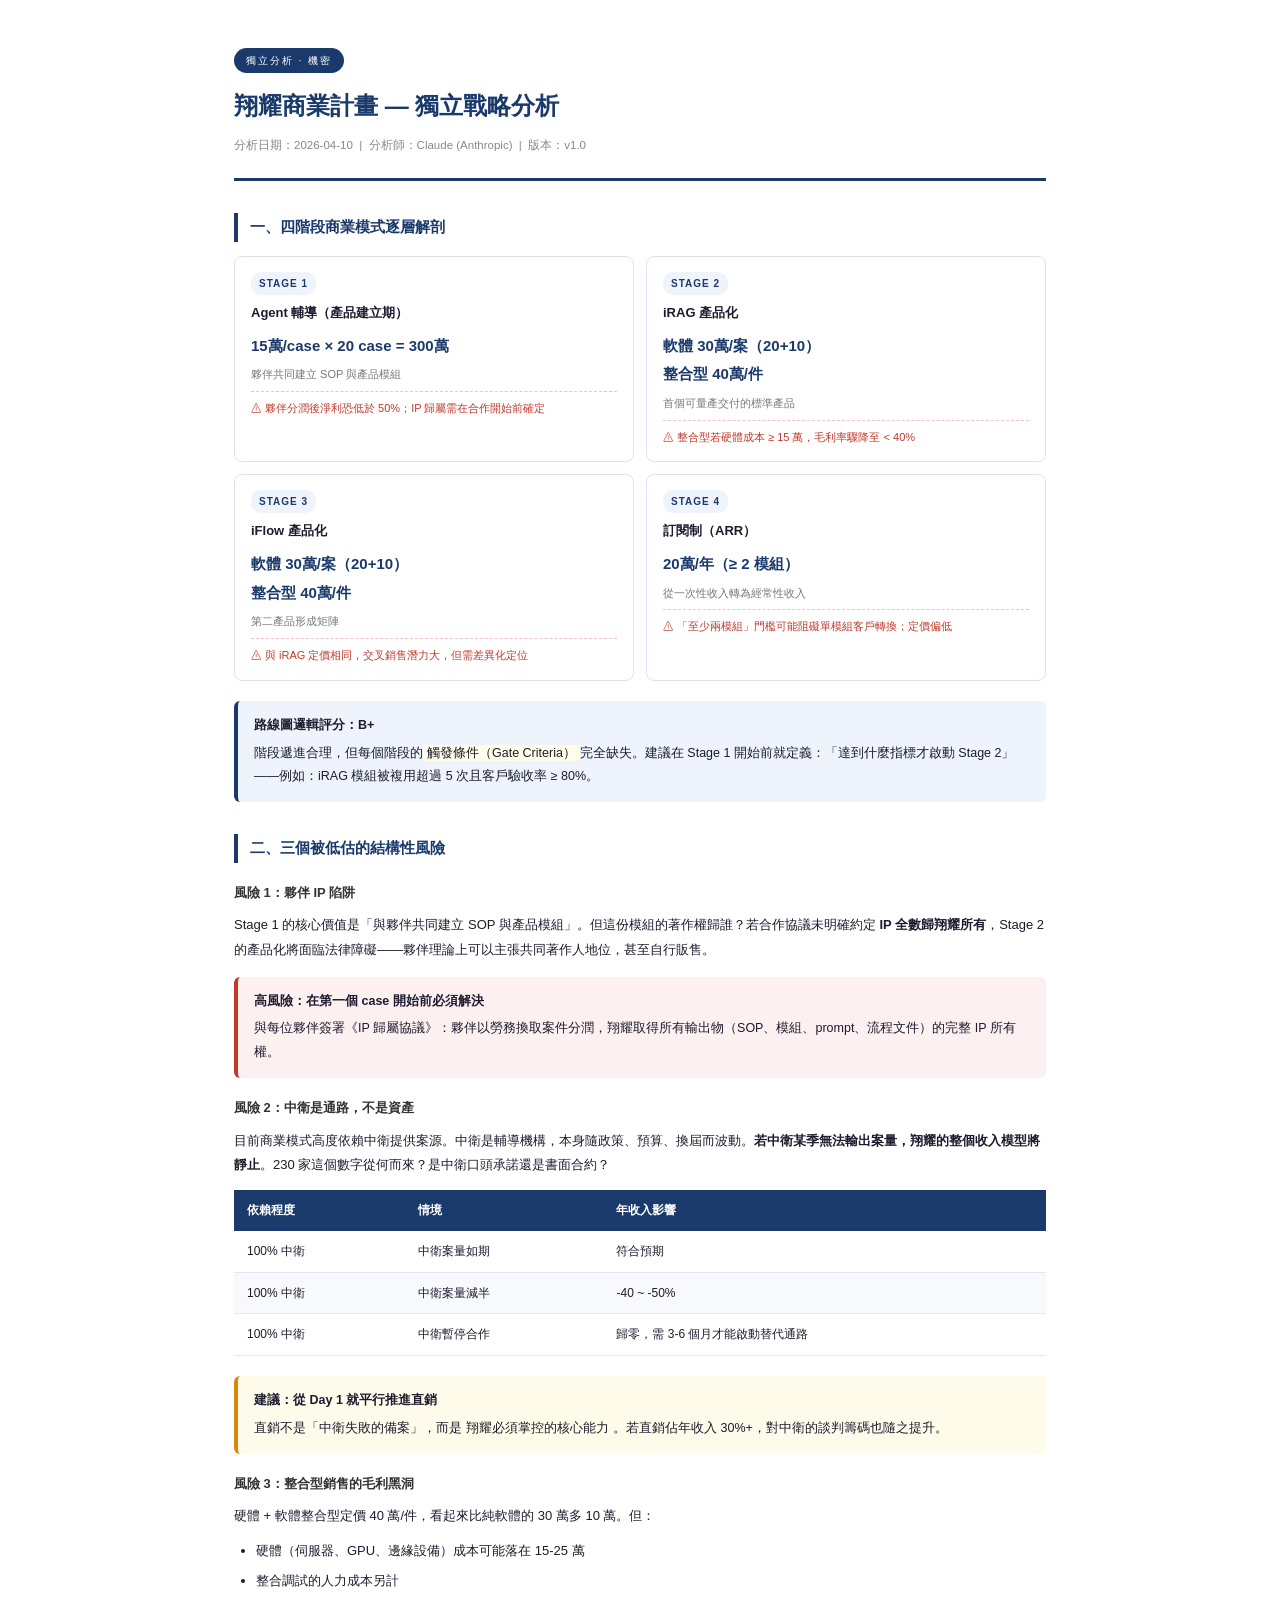
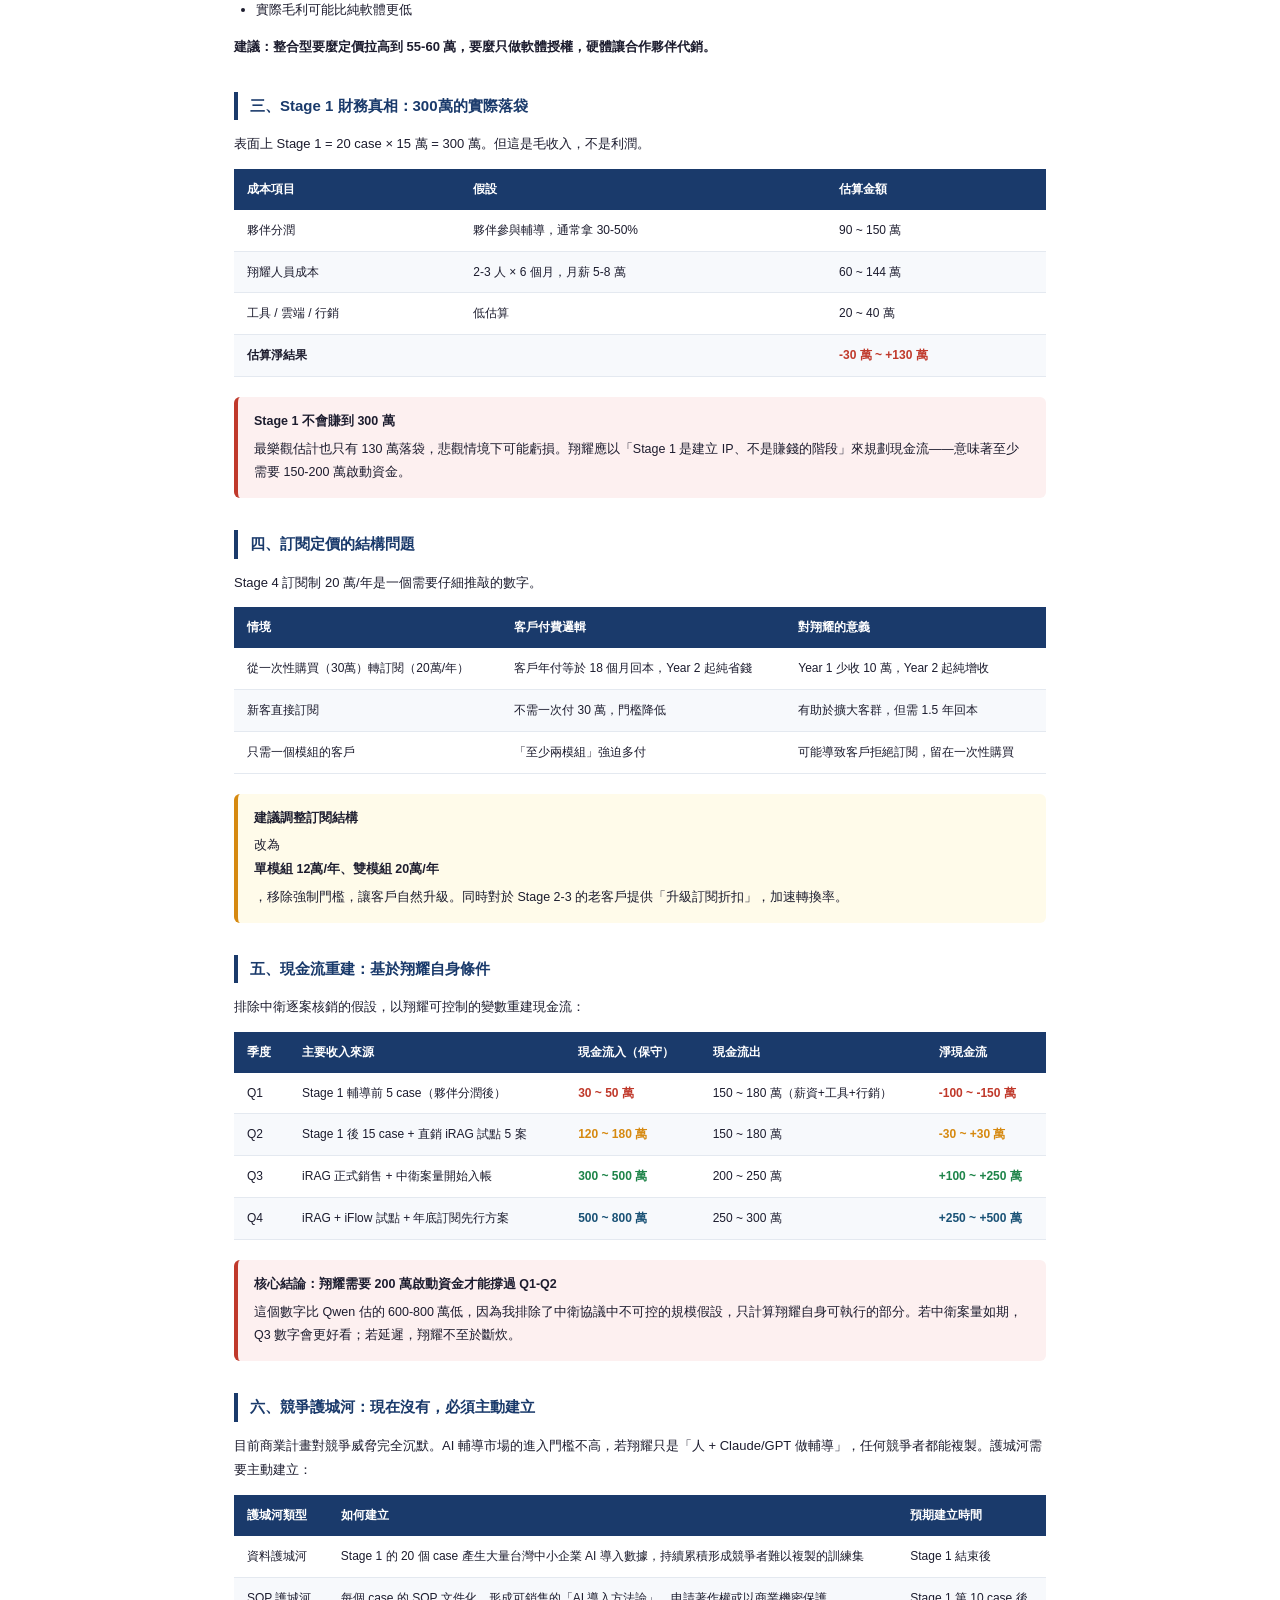
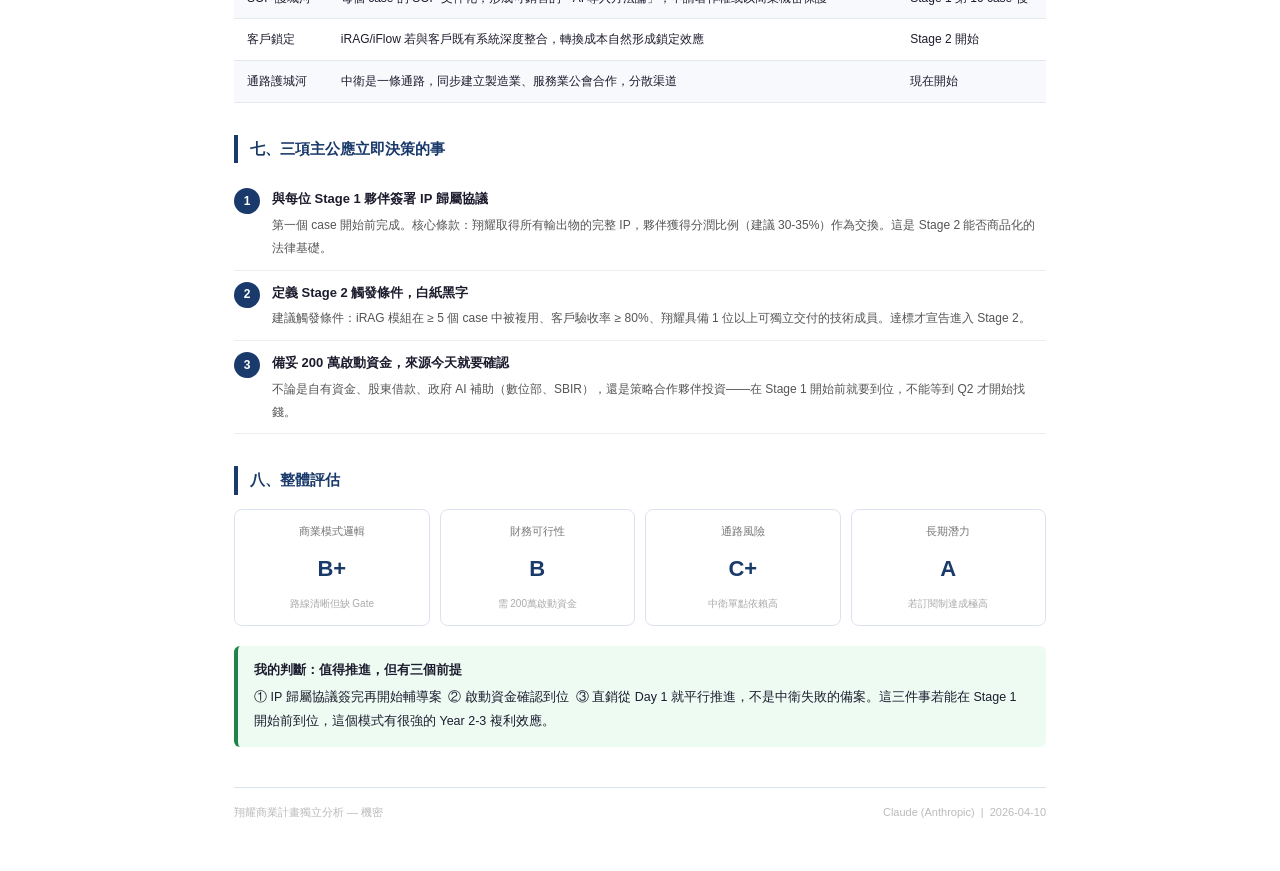
<file: docs/strategy/claude-analysis.html>
<!DOCTYPE html>
<html lang="zh-TW">
<head>
<meta charset="UTF-8">
<title>翔耀商業計畫 — Claude 獨立分析報告</title>
<style>
  * { box-sizing: border-box; margin: 0; padding: 0; }

  body {
    font-family: 'PingFang TC', 'Microsoft JhengHei', 'Noto Sans TC', sans-serif;
    font-size: 13px;
    line-height: 1.9;
    color: #1c1c2e;
    background: #fff;
    padding: 48px 54px;
    max-width: 920px;
    margin: 0 auto;
  }

  /* ── Header ── */
  .cover {
    border-bottom: 3px solid #1a3a6b;
    padding-bottom: 22px;
    margin-bottom: 32px;
  }
  .cover .label {
    display: inline-block;
    background: #1a3a6b;
    color: #fff;
    font-size: 10px;
    letter-spacing: 2px;
    padding: 3px 12px;
    border-radius: 20px;
    margin-bottom: 10px;
  }
  .cover h1 {
    font-size: 24px;
    font-weight: 700;
    color: #1a3a6b;
    margin-bottom: 6px;
  }
  .cover .meta {
    font-size: 11.5px;
    color: #888;
  }

  /* ── Sections ── */
  h2 {
    font-size: 15px;
    font-weight: 700;
    color: #1a3a6b;
    margin: 32px 0 12px;
    padding-left: 12px;
    border-left: 4px solid #1a3a6b;
  }
  h3 {
    font-size: 13px;
    font-weight: 700;
    color: #333;
    margin: 18px 0 8px;
  }
  p { margin-bottom: 10px; }
  ul { padding-left: 22px; margin-bottom: 12px; }
  ul li { margin-bottom: 5px; }

  /* ── Tables ── */
  table {
    width: 100%;
    border-collapse: collapse;
    margin: 12px 0 20px;
    font-size: 12px;
  }
  th {
    background: #1a3a6b;
    color: #fff;
    padding: 9px 13px;
    text-align: left;
    font-weight: 600;
  }
  td {
    padding: 9px 13px;
    border-bottom: 1px solid #e4e9f0;
    vertical-align: top;
  }
  tr:nth-child(even) td { background: #f7f9fc; }

  /* ── Callout boxes ── */
  .box {
    border-radius: 6px;
    padding: 13px 16px;
    margin: 14px 0;
    font-size: 12.5px;
  }
  .box-blue   { background: #eef3fc; border-left: 4px solid #1a3a6b; }
  .box-red    { background: #fdf0f0; border-left: 4px solid #c0392b; }
  .box-green  { background: #edfbf3; border-left: 4px solid #1e8449; }
  .box-yellow { background: #fffbea; border-left: 4px solid #d68910; }
  .box strong { display: block; margin-bottom: 4px; }

  /* ── Revenue model ── */
  .stage-grid {
    display: grid;
    grid-template-columns: repeat(2, 1fr);
    gap: 12px;
    margin: 14px 0 20px;
  }
  .stage-card {
    border: 1px solid #dce3f0;
    border-radius: 8px;
    padding: 14px 16px;
  }
  .stage-card .stage-num {
    font-size: 10px;
    font-weight: 700;
    letter-spacing: 1px;
    color: #1a3a6b;
    background: #eef3fc;
    display: inline-block;
    padding: 2px 8px;
    border-radius: 10px;
    margin-bottom: 6px;
  }
  .stage-card .stage-title {
    font-size: 13px;
    font-weight: 700;
    color: #1c1c2e;
    margin-bottom: 6px;
  }
  .stage-card .revenue {
    font-size: 15px;
    font-weight: 700;
    color: #1a3a6b;
  }
  .stage-card .note {
    font-size: 11px;
    color: #777;
    margin-top: 4px;
  }
  .stage-card .risk {
    font-size: 11px;
    color: #c0392b;
    margin-top: 6px;
    padding-top: 6px;
    border-top: 1px dashed #f0c4c4;
  }

  /* ── Cash flow table ── */
  .cf-red    { color: #c0392b; font-weight: 700; }
  .cf-yellow { color: #d68910; font-weight: 700; }
  .cf-green  { color: #1e8449; font-weight: 700; }
  .cf-blue   { color: #1a5276; font-weight: 700; }

  /* ── Scorecard ── */
  .scorecard {
    display: grid;
    grid-template-columns: repeat(4, 1fr);
    gap: 10px;
    margin: 14px 0 20px;
  }
  .score-card {
    border: 1px solid #dce3f0;
    border-radius: 8px;
    padding: 12px;
    text-align: center;
  }
  .score-card .s-label { font-size: 10.5px; color: #777; margin-bottom: 6px; }
  .score-card .s-grade { font-size: 22px; font-weight: 700; color: #1a3a6b; }
  .score-card .s-note  { font-size: 10px; color: #aaa; margin-top: 4px; }

  /* ── Priority actions ── */
  .action-list { margin: 14px 0; }
  .action-item {
    display: flex;
    gap: 12px;
    padding: 10px 0;
    border-bottom: 1px solid #eee;
    align-items: flex-start;
  }
  .action-num {
    min-width: 26px;
    height: 26px;
    background: #1a3a6b;
    color: #fff;
    border-radius: 50%;
    font-size: 12px;
    font-weight: 700;
    display: flex;
    align-items: center;
    justify-content: center;
    margin-top: 1px;
  }
  .action-body .action-title { font-weight: 700; margin-bottom: 2px; }
  .action-body .action-desc  { font-size: 12px; color: #555; }

  /* ── Footer ── */
  .footer {
    margin-top: 40px;
    padding-top: 14px;
    border-top: 1px solid #dce3f0;
    font-size: 11px;
    color: #bbb;
    display: flex;
    justify-content: space-between;
  }

  .highlight { background: #fffde7; padding: 1px 4px; border-radius: 3px; }
  .tag-ok   { color: #1e8449; font-weight: 700; }
  .tag-warn { color: #d68910; font-weight: 700; }
  .tag-bad  { color: #c0392b; font-weight: 700; }
</style>
</head>
<body>

<div class="cover">
  <div class="label">獨立分析 · 機密</div>
  <h1>翔耀商業計畫 — 獨立戰略分析</h1>
  <div class="meta">分析日期：2026-04-10 &nbsp;|&nbsp; 分析師：Claude (Anthropic) &nbsp;|&nbsp; 版本：v1.0</div>
</div>

<!-- ── Section 1 ── -->
<h2>一、四階段商業模式逐層解剖</h2>

<div class="stage-grid">
  <div class="stage-card">
    <div class="stage-num">STAGE 1</div>
    <div class="stage-title">Agent 輔導（產品建立期）</div>
    <div class="revenue">15萬/case × 20 case = 300萬</div>
    <div class="note">夥伴共同建立 SOP 與產品模組</div>
    <div class="risk">⚠ 夥伴分潤後淨利恐低於 50%；IP 歸屬需在合作開始前確定</div>
  </div>
  <div class="stage-card">
    <div class="stage-num">STAGE 2</div>
    <div class="stage-title">iRAG 產品化</div>
    <div class="revenue">軟體 30萬/案（20+10）<br>整合型 40萬/件</div>
    <div class="note">首個可量產交付的標準產品</div>
    <div class="risk">⚠ 整合型若硬體成本 ≥ 15 萬，毛利率驟降至 &lt; 40%</div>
  </div>
  <div class="stage-card">
    <div class="stage-num">STAGE 3</div>
    <div class="stage-title">iFlow 產品化</div>
    <div class="revenue">軟體 30萬/案（20+10）<br>整合型 40萬/件</div>
    <div class="note">第二產品形成矩陣</div>
    <div class="risk">⚠ 與 iRAG 定價相同，交叉銷售潛力大，但需差異化定位</div>
  </div>
  <div class="stage-card">
    <div class="stage-num">STAGE 4</div>
    <div class="stage-title">訂閱制（ARR）</div>
    <div class="revenue">20萬/年（≥ 2 模組）</div>
    <div class="note">從一次性收入轉為經常性收入</div>
    <div class="risk">⚠ 「至少兩模組」門檻可能阻礙單模組客戶轉換；定價偏低</div>
  </div>
</div>

<div class="box box-blue">
  <strong>路線圖邏輯評分：B+</strong>
  階段遞進合理，但每個階段的<span class="highlight">觸發條件（Gate Criteria）</span>完全缺失。建議在 Stage 1 開始前就定義：「達到什麼指標才啟動 Stage 2」——例如：iRAG 模組被複用超過 5 次且客戶驗收率 ≥ 80%。
</div>

<!-- ── Section 2 ── -->
<h2>二、三個被低估的結構性風險</h2>

<h3>風險 1：夥伴 IP 陷阱</h3>
<p>Stage 1 的核心價值是「與夥伴共同建立 SOP 與產品模組」。但這份模組的著作權歸誰？若合作協議未明確約定 <strong>IP 全數歸翔耀所有</strong>，Stage 2 的產品化將面臨法律障礙——夥伴理論上可以主張共同著作人地位，甚至自行販售。</p>

<div class="box box-red">
  <strong>高風險：在第一個 case 開始前必須解決</strong>
  與每位夥伴簽署《IP 歸屬協議》：夥伴以勞務換取案件分潤，翔耀取得所有輸出物（SOP、模組、prompt、流程文件）的完整 IP 所有權。
</div>

<h3>風險 2：中衛是通路，不是資產</h3>
<p>目前商業模式高度依賴中衛提供案源。中衛是輔導機構，本身隨政策、預算、換屆而波動。<strong>若中衛某季無法輸出案量，翔耀的整個收入模型將靜止</strong>。230 家這個數字從何而來？是中衛口頭承諾還是書面合約？</p>

<table>
  <thead><tr><th>依賴程度</th><th>情境</th><th>年收入影響</th></tr></thead>
  <tbody>
    <tr><td>100% 中衛</td><td>中衛案量如期</td><td>符合預期</td></tr>
    <tr><td>100% 中衛</td><td>中衛案量減半</td><td>-40 ~ -50%</td></tr>
    <tr><td>100% 中衛</td><td>中衛暫停合作</td><td>歸零，需 3-6 個月才能啟動替代通路</td></tr>
  </tbody>
</table>

<div class="box box-yellow">
  <strong>建議：從 Day 1 就平行推進直銷</strong>
  直銷不是「中衛失敗的備案」，而是<span class="highlight">翔耀必須掌控的核心能力</span>。若直銷佔年收入 30%+，對中衛的談判籌碼也隨之提升。
</div>

<h3>風險 3：整合型銷售的毛利黑洞</h3>
<p>硬體 + 軟體整合型定價 40 萬/件，看起來比純軟體的 30 萬多 10 萬。但：</p>
<ul>
  <li>硬體（伺服器、GPU、邊緣設備）成本可能落在 15-25 萬</li>
  <li>整合調試的人力成本另計</li>
  <li>實際毛利可能比純軟體更低</li>
</ul>
<p><strong>建議：整合型要麼定價拉高到 55-60 萬，要麼只做軟體授權，硬體讓合作夥伴代銷。</strong></p>

<!-- ── Section 3 ── -->
<h2>三、Stage 1 財務真相：300萬的實際落袋</h2>

<p>表面上 Stage 1 = 20 case × 15 萬 = 300 萬。但這是毛收入，不是利潤。</p>

<table>
  <thead><tr><th>成本項目</th><th>假設</th><th>估算金額</th></tr></thead>
  <tbody>
    <tr><td>夥伴分潤</td><td>夥伴參與輔導，通常拿 30-50%</td><td>90 ~ 150 萬</td></tr>
    <tr><td>翔耀人員成本</td><td>2-3 人 × 6 個月，月薪 5-8 萬</td><td>60 ~ 144 萬</td></tr>
    <tr><td>工具 / 雲端 / 行銷</td><td>低估算</td><td>20 ~ 40 萬</td></tr>
    <tr><td><strong>估算淨結果</strong></td><td></td><td class="cf-red"><strong>-30 萬 ~ +130 萬</strong></td></tr>
  </tbody>
</table>

<div class="box box-red">
  <strong>Stage 1 不會賺到 300 萬</strong>
  最樂觀估計也只有 130 萬落袋，悲觀情境下可能虧損。翔耀應以「Stage 1 是建立 IP、不是賺錢的階段」來規劃現金流——意味著至少需要 150-200 萬啟動資金。
</div>

<!-- ── Section 4 ── -->
<h2>四、訂閱定價的結構問題</h2>

<p>Stage 4 訂閱制 20 萬/年是一個需要仔細推敲的數字。</p>

<table>
  <thead><tr><th>情境</th><th>客戶付費邏輯</th><th>對翔耀的意義</th></tr></thead>
  <tbody>
    <tr><td>從一次性購買（30萬）轉訂閱（20萬/年）</td><td>客戶年付等於 18 個月回本，Year 2 起純省錢</td><td>Year 1 少收 10 萬，Year 2 起純增收</td></tr>
    <tr><td>新客直接訂閱</td><td>不需一次付 30 萬，門檻降低</td><td>有助於擴大客群，但需 1.5 年回本</td></tr>
    <tr><td>只需一個模組的客戶</td><td>「至少兩模組」強迫多付</td><td>可能導致客戶拒絕訂閱，留在一次性購買</td></tr>
  </tbody>
</table>

<div class="box box-yellow">
  <strong>建議調整訂閱結構</strong>
  改為 <strong>單模組 12萬/年、雙模組 20萬/年</strong>，移除強制門檻，讓客戶自然升級。同時對於 Stage 2-3 的老客戶提供「升級訂閱折扣」，加速轉換率。
</div>

<!-- ── Section 5 ── -->
<h2>五、現金流重建：基於翔耀自身條件</h2>

<p>排除中衛逐案核銷的假設，以翔耀可控制的變數重建現金流：</p>

<table>
  <thead><tr><th>季度</th><th>主要收入來源</th><th>現金流入（保守）</th><th>現金流出</th><th>淨現金流</th></tr></thead>
  <tbody>
    <tr><td>Q1</td><td>Stage 1 輔導前 5 case（夥伴分潤後）</td><td class="cf-red">30 ~ 50 萬</td><td>150 ~ 180 萬（薪資+工具+行銷）</td><td class="cf-red">-100 ~ -150 萬</td></tr>
    <tr><td>Q2</td><td>Stage 1 後 15 case + 直銷 iRAG 試點 5 案</td><td class="cf-yellow">120 ~ 180 萬</td><td>150 ~ 180 萬</td><td class="cf-yellow">-30 ~ +30 萬</td></tr>
    <tr><td>Q3</td><td>iRAG 正式銷售 + 中衛案量開始入帳</td><td class="cf-green">300 ~ 500 萬</td><td>200 ~ 250 萬</td><td class="cf-green">+100 ~ +250 萬</td></tr>
    <tr><td>Q4</td><td>iRAG + iFlow 試點 + 年底訂閱先行方案</td><td class="cf-blue">500 ~ 800 萬</td><td>250 ~ 300 萬</td><td class="cf-blue">+250 ~ +500 萬</td></tr>
  </tbody>
</table>

<div class="box box-red">
  <strong>核心結論：翔耀需要 200 萬啟動資金才能撐過 Q1-Q2</strong>
  這個數字比 Qwen 估的 600-800 萬低，因為我排除了中衛協議中不可控的規模假設，只計算翔耀自身可執行的部分。若中衛案量如期，Q3 數字會更好看；若延遲，翔耀不至於斷炊。
</div>

<!-- ── Section 6 ── -->
<h2>六、競爭護城河：現在沒有，必須主動建立</h2>

<p>目前商業計畫對競爭威脅完全沉默。AI 輔導市場的進入門檻不高，若翔耀只是「人 + Claude/GPT 做輔導」，任何競爭者都能複製。護城河需要主動建立：</p>

<table>
  <thead><tr><th>護城河類型</th><th>如何建立</th><th>預期建立時間</th></tr></thead>
  <tbody>
    <tr><td>資料護城河</td><td>Stage 1 的 20 個 case 產生大量台灣中小企業 AI 導入數據，持續累積形成競爭者難以複製的訓練集</td><td>Stage 1 結束後</td></tr>
    <tr><td>SOP 護城河</td><td>每個 case 的 SOP 文件化，形成可銷售的「AI 導入方法論」，申請著作權或以商業機密保護</td><td>Stage 1 第 10 case 後</td></tr>
    <tr><td>客戶鎖定</td><td>iRAG/iFlow 若與客戶既有系統深度整合，轉換成本自然形成鎖定效應</td><td>Stage 2 開始</td></tr>
    <tr><td>通路護城河</td><td>中衛是一條通路，同步建立製造業、服務業公會合作，分散渠道</td><td>現在開始</td></tr>
  </tbody>
</table>

<!-- ── Section 7 ── -->
<h2>七、三項主公應立即決策的事</h2>

<div class="action-list">
  <div class="action-item">
    <div class="action-num">1</div>
    <div class="action-body">
      <div class="action-title">與每位 Stage 1 夥伴簽署 IP 歸屬協議</div>
      <div class="action-desc">第一個 case 開始前完成。核心條款：翔耀取得所有輸出物的完整 IP，夥伴獲得分潤比例（建議 30-35%）作為交換。這是 Stage 2 能否商品化的法律基礎。</div>
    </div>
  </div>
  <div class="action-item">
    <div class="action-num">2</div>
    <div class="action-body">
      <div class="action-title">定義 Stage 2 觸發條件，白紙黑字</div>
      <div class="action-desc">建議觸發條件：iRAG 模組在 ≥ 5 個 case 中被複用、客戶驗收率 ≥ 80%、翔耀具備 1 位以上可獨立交付的技術成員。達標才宣告進入 Stage 2。</div>
    </div>
  </div>
  <div class="action-item">
    <div class="action-num">3</div>
    <div class="action-body">
      <div class="action-title">備妥 200 萬啟動資金，來源今天就要確認</div>
      <div class="action-desc">不論是自有資金、股東借款、政府 AI 補助（數位部、SBIR），還是策略合作夥伴投資——在 Stage 1 開始前就要到位，不能等到 Q2 才開始找錢。</div>
    </div>
  </div>
</div>

<!-- ── Section 8 ── -->
<h2>八、整體評估</h2>

<div class="scorecard">
  <div class="score-card">
    <div class="s-label">商業模式邏輯</div>
    <div class="s-grade">B+</div>
    <div class="s-note">路線清晰但缺 Gate</div>
  </div>
  <div class="score-card">
    <div class="s-label">財務可行性</div>
    <div class="s-grade">B</div>
    <div class="s-note">需 200萬啟動資金</div>
  </div>
  <div class="score-card">
    <div class="s-label">通路風險</div>
    <div class="s-grade">C+</div>
    <div class="s-note">中衛單點依賴高</div>
  </div>
  <div class="score-card">
    <div class="s-label">長期潛力</div>
    <div class="s-grade">A</div>
    <div class="s-note">若訂閱制達成極高</div>
  </div>
</div>

<div class="box box-green">
  <strong>我的判斷：值得推進，但有三個前提</strong>
  ① IP 歸屬協議簽完再開始輔導案 &nbsp;② 啟動資金確認到位 &nbsp;③ 直銷從 Day 1 就平行推進，不是中衛失敗的備案。這三件事若能在 Stage 1 開始前到位，這個模式有很強的 Year 2-3 複利效應。
</div>

<div class="footer">
  <span>翔耀商業計畫獨立分析 — 機密</span>
  <span>Claude (Anthropic) &nbsp;|&nbsp; 2026-04-10</span>
</div>

</body>
</html>
</file>
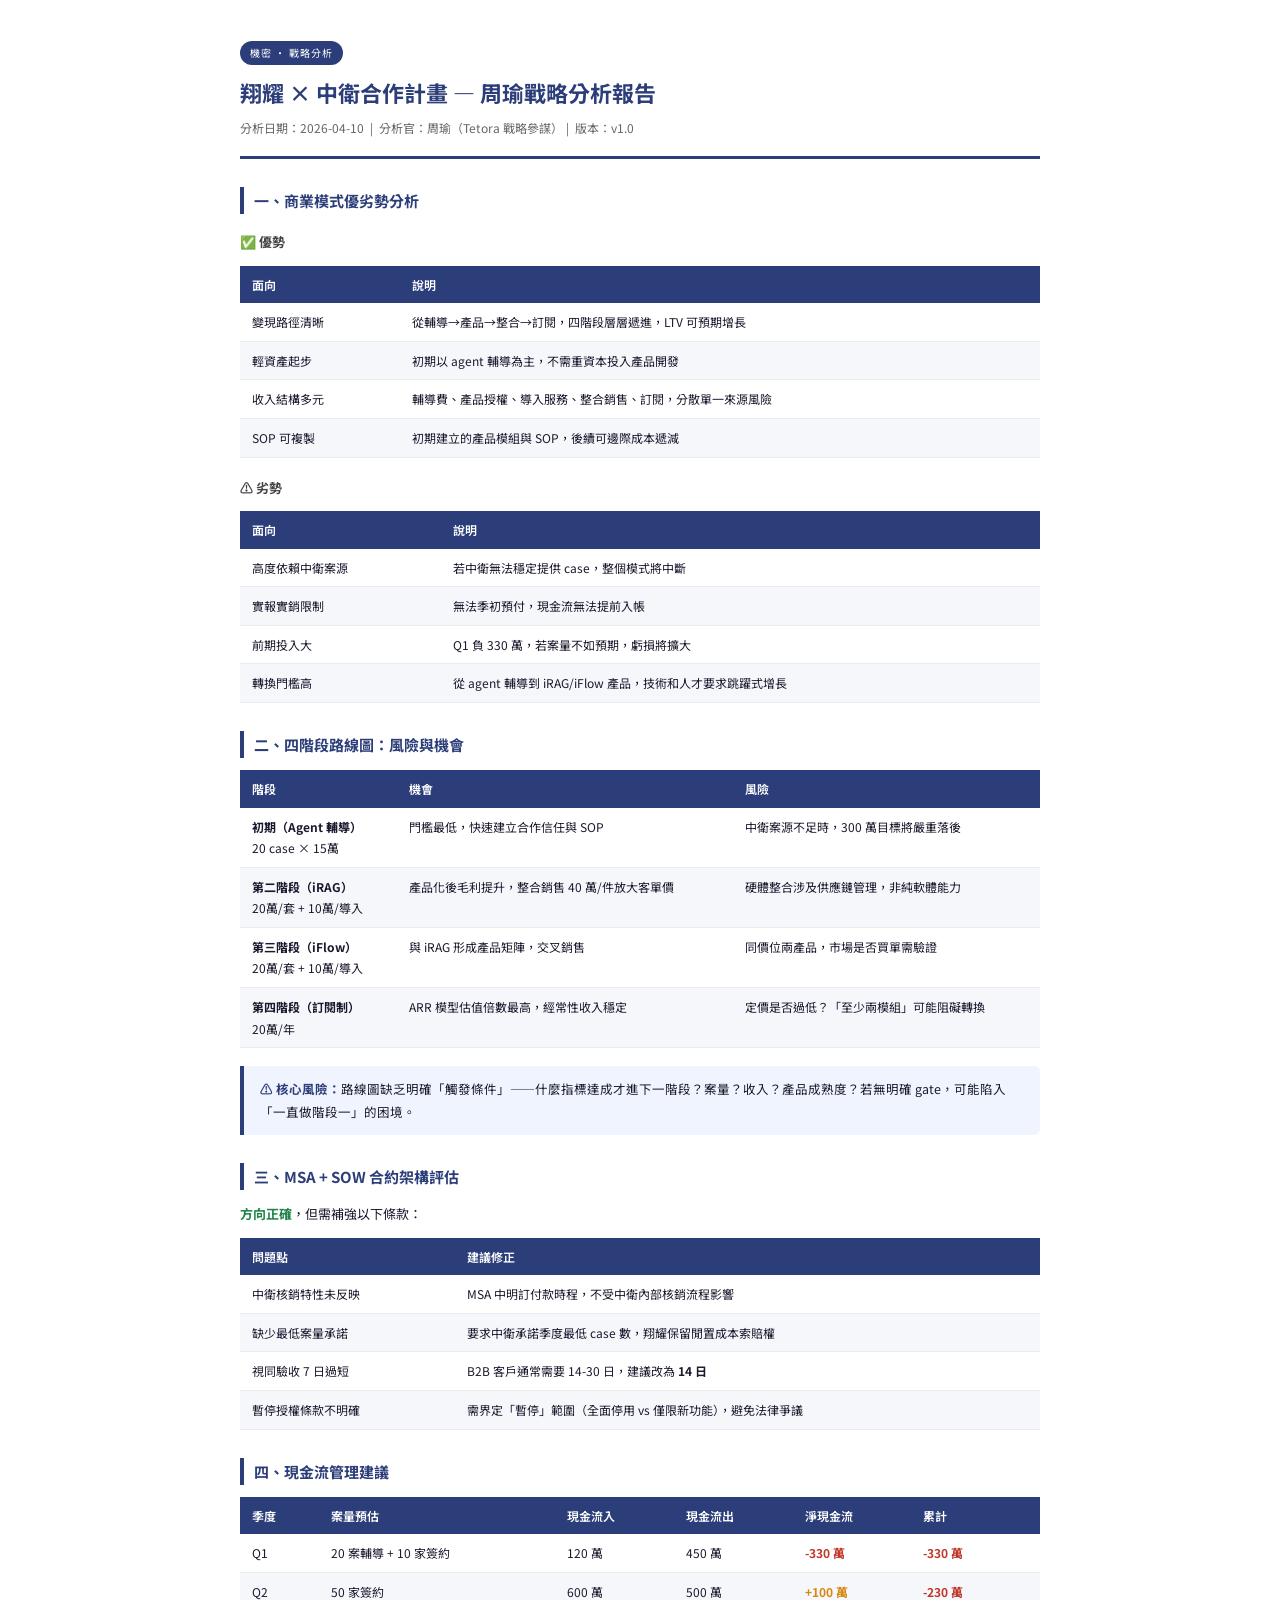
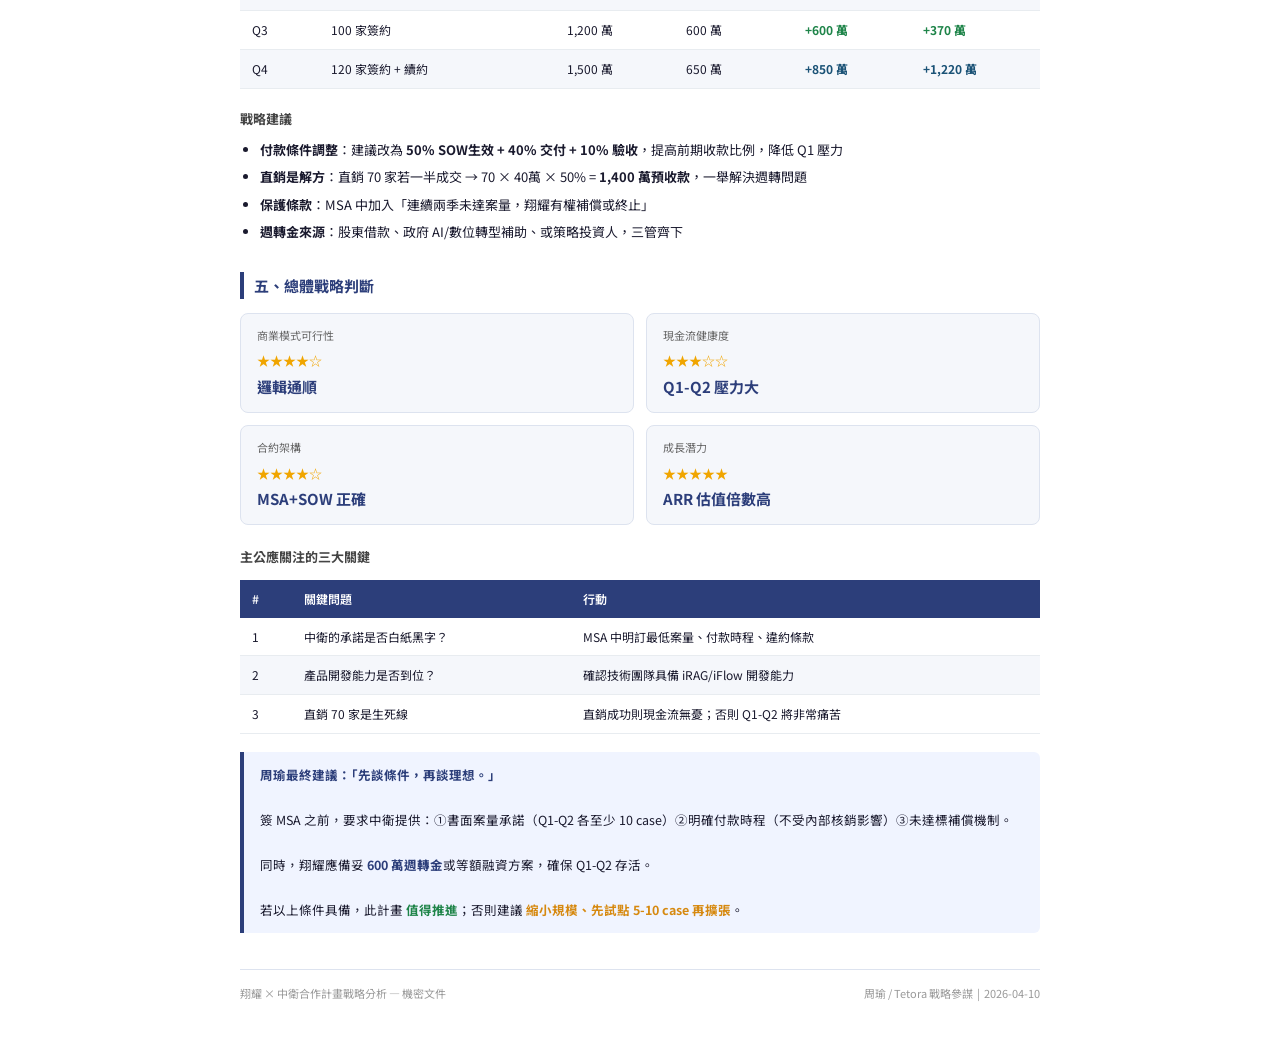
<file: docs/strategy/zhouyu-analysis.html>
<!DOCTYPE html>
<html lang="zh-TW">
<head>
<meta charset="UTF-8">
<meta name="viewport" content="width=device-width, initial-scale=1.0">
<title>翔耀×中衛合作計畫 — 周瑜戰略分析報告</title>
<style>
  @import url('https://fonts.googleapis.com/css2?family=Noto+Sans+TC:wght@400;500;700&display=swap');

  * { box-sizing: border-box; margin: 0; padding: 0; }

  body {
    font-family: 'Noto Sans TC', 'PingFang TC', 'Microsoft JhengHei', sans-serif;
    font-size: 13px;
    line-height: 1.8;
    color: #1a1a2e;
    background: #fff;
    padding: 40px 50px;
    max-width: 900px;
    margin: 0 auto;
  }

  /* Header */
  .report-header {
    border-bottom: 3px solid #2c3e7a;
    padding-bottom: 18px;
    margin-bottom: 28px;
  }
  .report-header .badge {
    display: inline-block;
    background: #2c3e7a;
    color: #fff;
    font-size: 10px;
    padding: 3px 10px;
    border-radius: 12px;
    margin-bottom: 8px;
    letter-spacing: 1px;
  }
  .report-header h1 {
    font-size: 22px;
    font-weight: 700;
    color: #2c3e7a;
    margin-bottom: 4px;
  }
  .report-header .subtitle {
    font-size: 12px;
    color: #666;
  }

  /* Section */
  h2 {
    font-size: 15px;
    font-weight: 700;
    color: #2c3e7a;
    margin: 28px 0 12px;
    padding-left: 10px;
    border-left: 4px solid #2c3e7a;
  }
  h3 {
    font-size: 13px;
    font-weight: 700;
    color: #444;
    margin: 16px 0 8px;
  }

  p { margin-bottom: 10px; }

  /* Tables */
  table {
    width: 100%;
    border-collapse: collapse;
    margin: 12px 0 18px;
    font-size: 12px;
  }
  th {
    background: #2c3e7a;
    color: #fff;
    padding: 8px 12px;
    text-align: left;
    font-weight: 600;
  }
  td {
    padding: 8px 12px;
    border-bottom: 1px solid #e8ecf0;
    vertical-align: top;
  }
  tr:nth-child(even) td { background: #f5f7fb; }

  /* Verdict boxes */
  .verdict {
    background: #f0f4ff;
    border-left: 4px solid #2c3e7a;
    padding: 12px 16px;
    margin: 14px 0;
    border-radius: 0 6px 6px 0;
    font-size: 12.5px;
  }
  .verdict strong { color: #2c3e7a; }

  /* Cashflow table coloring */
  .red   { color: #c0392b; font-weight: 700; }
  .yellow { color: #d68910; font-weight: 700; }
  .green  { color: #1e8449; font-weight: 700; }
  .blue   { color: #1a5276; font-weight: 700; }

  /* Summary scorecard */
  .scorecard {
    display: grid;
    grid-template-columns: repeat(2, 1fr);
    gap: 12px;
    margin: 14px 0 20px;
  }
  .score-item {
    background: #f5f7fb;
    border: 1px solid #dde3ef;
    border-radius: 8px;
    padding: 12px 16px;
  }
  .score-item .label { font-size: 11px; color: #666; margin-bottom: 4px; }
  .score-item .value { font-size: 15px; font-weight: 700; color: #2c3e7a; }
  .score-item .stars { color: #f0a500; font-size: 13px; }

  /* Footer */
  .report-footer {
    margin-top: 36px;
    padding-top: 14px;
    border-top: 1px solid #dde3ef;
    font-size: 11px;
    color: #999;
    display: flex;
    justify-content: space-between;
  }

  ul {
    padding-left: 20px;
    margin-bottom: 10px;
  }
  ul li { margin-bottom: 4px; }

  .tag-ok   { color: #1e8449; font-weight: 700; }
  .tag-warn { color: #d68910; font-weight: 700; }
  .tag-risk { color: #c0392b; font-weight: 700; }
</style>
</head>
<body>

<div class="report-header">
  <div class="badge">機密 · 戰略分析</div>
  <h1>翔耀 × 中衛合作計畫 — 周瑜戰略分析報告</h1>
  <div class="subtitle">分析日期：2026-04-10 &nbsp;|&nbsp; 分析官：周瑜（Tetora 戰略參謀）&nbsp;|&nbsp; 版本：v1.0</div>
</div>

<!-- Section 1 -->
<h2>一、商業模式優劣勢分析</h2>

<h3>✅ 優勢</h3>
<table>
  <thead><tr><th>面向</th><th>說明</th></tr></thead>
  <tbody>
    <tr><td>變現路徑清晰</td><td>從輔導→產品→整合→訂閱，四階段層層遞進，LTV 可預期增長</td></tr>
    <tr><td>輕資產起步</td><td>初期以 agent 輔導為主，不需重資本投入產品開發</td></tr>
    <tr><td>收入結構多元</td><td>輔導費、產品授權、導入服務、整合銷售、訂閱，分散單一來源風險</td></tr>
    <tr><td>SOP 可複製</td><td>初期建立的產品模組與 SOP，後續可邊際成本遞減</td></tr>
  </tbody>
</table>

<h3>⚠️ 劣勢</h3>
<table>
  <thead><tr><th>面向</th><th>說明</th></tr></thead>
  <tbody>
    <tr><td>高度依賴中衛案源</td><td>若中衛無法穩定提供 case，整個模式將中斷</td></tr>
    <tr><td>實報實銷限制</td><td>無法季初預付，現金流無法提前入帳</td></tr>
    <tr><td>前期投入大</td><td>Q1 負 330 萬，若案量不如預期，虧損將擴大</td></tr>
    <tr><td>轉換門檻高</td><td>從 agent 輔導到 iRAG/iFlow 產品，技術和人才要求跳躍式增長</td></tr>
  </tbody>
</table>

<!-- Section 2 -->
<h2>二、四階段路線圖：風險與機會</h2>

<table>
  <thead><tr><th>階段</th><th>機會</th><th>風險</th></tr></thead>
  <tbody>
    <tr>
      <td><strong>初期（Agent 輔導）</strong><br>20 case × 15萬</td>
      <td>門檻最低，快速建立合作信任與 SOP</td>
      <td>中衛案源不足時，300 萬目標將嚴重落後</td>
    </tr>
    <tr>
      <td><strong>第二階段（iRAG）</strong><br>20萬/套 + 10萬/導入</td>
      <td>產品化後毛利提升，整合銷售 40 萬/件放大客單價</td>
      <td>硬體整合涉及供應鏈管理，非純軟體能力</td>
    </tr>
    <tr>
      <td><strong>第三階段（iFlow）</strong><br>20萬/套 + 10萬/導入</td>
      <td>與 iRAG 形成產品矩陣，交叉銷售</td>
      <td>同價位兩產品，市場是否買單需驗證</td>
    </tr>
    <tr>
      <td><strong>第四階段（訂閱制）</strong><br>20萬/年</td>
      <td>ARR 模型估值倍數最高，經常性收入穩定</td>
      <td>定價是否過低？「至少兩模組」可能阻礙轉換</td>
    </tr>
  </tbody>
</table>

<div class="verdict">
  <strong>⚠️ 核心風險：</strong>路線圖缺乏明確「觸發條件」——什麼指標達成才進下一階段？案量？收入？產品成熟度？若無明確 gate，可能陷入「一直做階段一」的困境。
</div>

<!-- Section 3 -->
<h2>三、MSA + SOW 合約架構評估</h2>

<p><span class="tag-ok">方向正確</span>，但需補強以下條款：</p>

<table>
  <thead><tr><th>問題點</th><th>建議修正</th></tr></thead>
  <tbody>
    <tr><td>中衛核銷特性未反映</td><td>MSA 中明訂付款時程，不受中衛內部核銷流程影響</td></tr>
    <tr><td>缺少最低案量承諾</td><td>要求中衛承諾季度最低 case 數，翔耀保留閒置成本索賠權</td></tr>
    <tr><td>視同驗收 7 日過短</td><td>B2B 客戶通常需要 14-30 日，建議改為 <strong>14 日</strong></td></tr>
    <tr><td>暫停授權條款不明確</td><td>需界定「暫停」範圍（全面停用 vs 僅限新功能），避免法律爭議</td></tr>
  </tbody>
</table>

<!-- Section 4 -->
<h2>四、現金流管理建議</h2>

<table>
  <thead><tr><th>季度</th><th>案量預估</th><th>現金流入</th><th>現金流出</th><th>淨現金流</th><th>累計</th></tr></thead>
  <tbody>
    <tr><td>Q1</td><td>20 案輔導 + 10 家簽約</td><td>120 萬</td><td>450 萬</td><td class="red">-330 萬</td><td class="red">-330 萬</td></tr>
    <tr><td>Q2</td><td>50 家簽約</td><td>600 萬</td><td>500 萬</td><td class="yellow">+100 萬</td><td class="red">-230 萬</td></tr>
    <tr><td>Q3</td><td>100 家簽約</td><td>1,200 萬</td><td>600 萬</td><td class="green">+600 萬</td><td class="green">+370 萬</td></tr>
    <tr><td>Q4</td><td>120 家簽約 + 續約</td><td>1,500 萬</td><td>650 萬</td><td class="blue">+850 萬</td><td class="blue">+1,220 萬</td></tr>
  </tbody>
</table>

<h3>戰略建議</h3>
<ul>
  <li><strong>付款條件調整</strong>：建議改為 <strong>50% SOW生效 + 40% 交付 + 10% 驗收</strong>，提高前期收款比例，降低 Q1 壓力</li>
  <li><strong>直銷是解方</strong>：直銷 70 家若一半成交 → 70 × 40萬 × 50% = <strong>1,400 萬預收款</strong>，一舉解決週轉問題</li>
  <li><strong>保護條款</strong>：MSA 中加入「連續兩季未達案量，翔耀有權補償或終止」</li>
  <li><strong>週轉金來源</strong>：股東借款、政府 AI/數位轉型補助、或策略投資人，三管齊下</li>
</ul>

<!-- Section 5 -->
<h2>五、總體戰略判斷</h2>

<div class="scorecard">
  <div class="score-item">
    <div class="label">商業模式可行性</div>
    <div class="stars">★★★★☆</div>
    <div class="value">邏輯通順</div>
  </div>
  <div class="score-item">
    <div class="label">現金流健康度</div>
    <div class="stars">★★★☆☆</div>
    <div class="value">Q1-Q2 壓力大</div>
  </div>
  <div class="score-item">
    <div class="label">合約架構</div>
    <div class="stars">★★★★☆</div>
    <div class="value">MSA+SOW 正確</div>
  </div>
  <div class="score-item">
    <div class="label">成長潛力</div>
    <div class="stars">★★★★★</div>
    <div class="value">ARR 估值倍數高</div>
  </div>
</div>

<h3>主公應關注的三大關鍵</h3>
<table>
  <thead><tr><th>#</th><th>關鍵問題</th><th>行動</th></tr></thead>
  <tbody>
    <tr><td>1</td><td>中衛的承諾是否白紙黑字？</td><td>MSA 中明訂最低案量、付款時程、違約條款</td></tr>
    <tr><td>2</td><td>產品開發能力是否到位？</td><td>確認技術團隊具備 iRAG/iFlow 開發能力</td></tr>
    <tr><td>3</td><td>直銷 70 家是生死線</td><td>直銷成功則現金流無憂；否則 Q1-Q2 將非常痛苦</td></tr>
  </tbody>
</table>

<div class="verdict">
  <strong>周瑜最終建議：「先談條件，再談理想。」</strong><br><br>
  簽 MSA 之前，要求中衛提供：①書面案量承諾（Q1-Q2 各至少 10 case）②明確付款時程（不受內部核銷影響）③未達標補償機制。<br><br>
  同時，翔耀應備妥 <strong>600 萬週轉金</strong>或等額融資方案，確保 Q1-Q2 存活。<br><br>
  若以上條件具備，此計畫 <span class="tag-ok">值得推進</span>；否則建議 <span class="tag-warn">縮小規模、先試點 5-10 case 再擴張</span>。
</div>

<div class="report-footer">
  <span>翔耀 × 中衛合作計畫戰略分析 — 機密文件</span>
  <span>周瑜 / Tetora 戰略參謀 &nbsp;|&nbsp; 2026-04-10</span>
</div>

</body>
</html>
</file>
